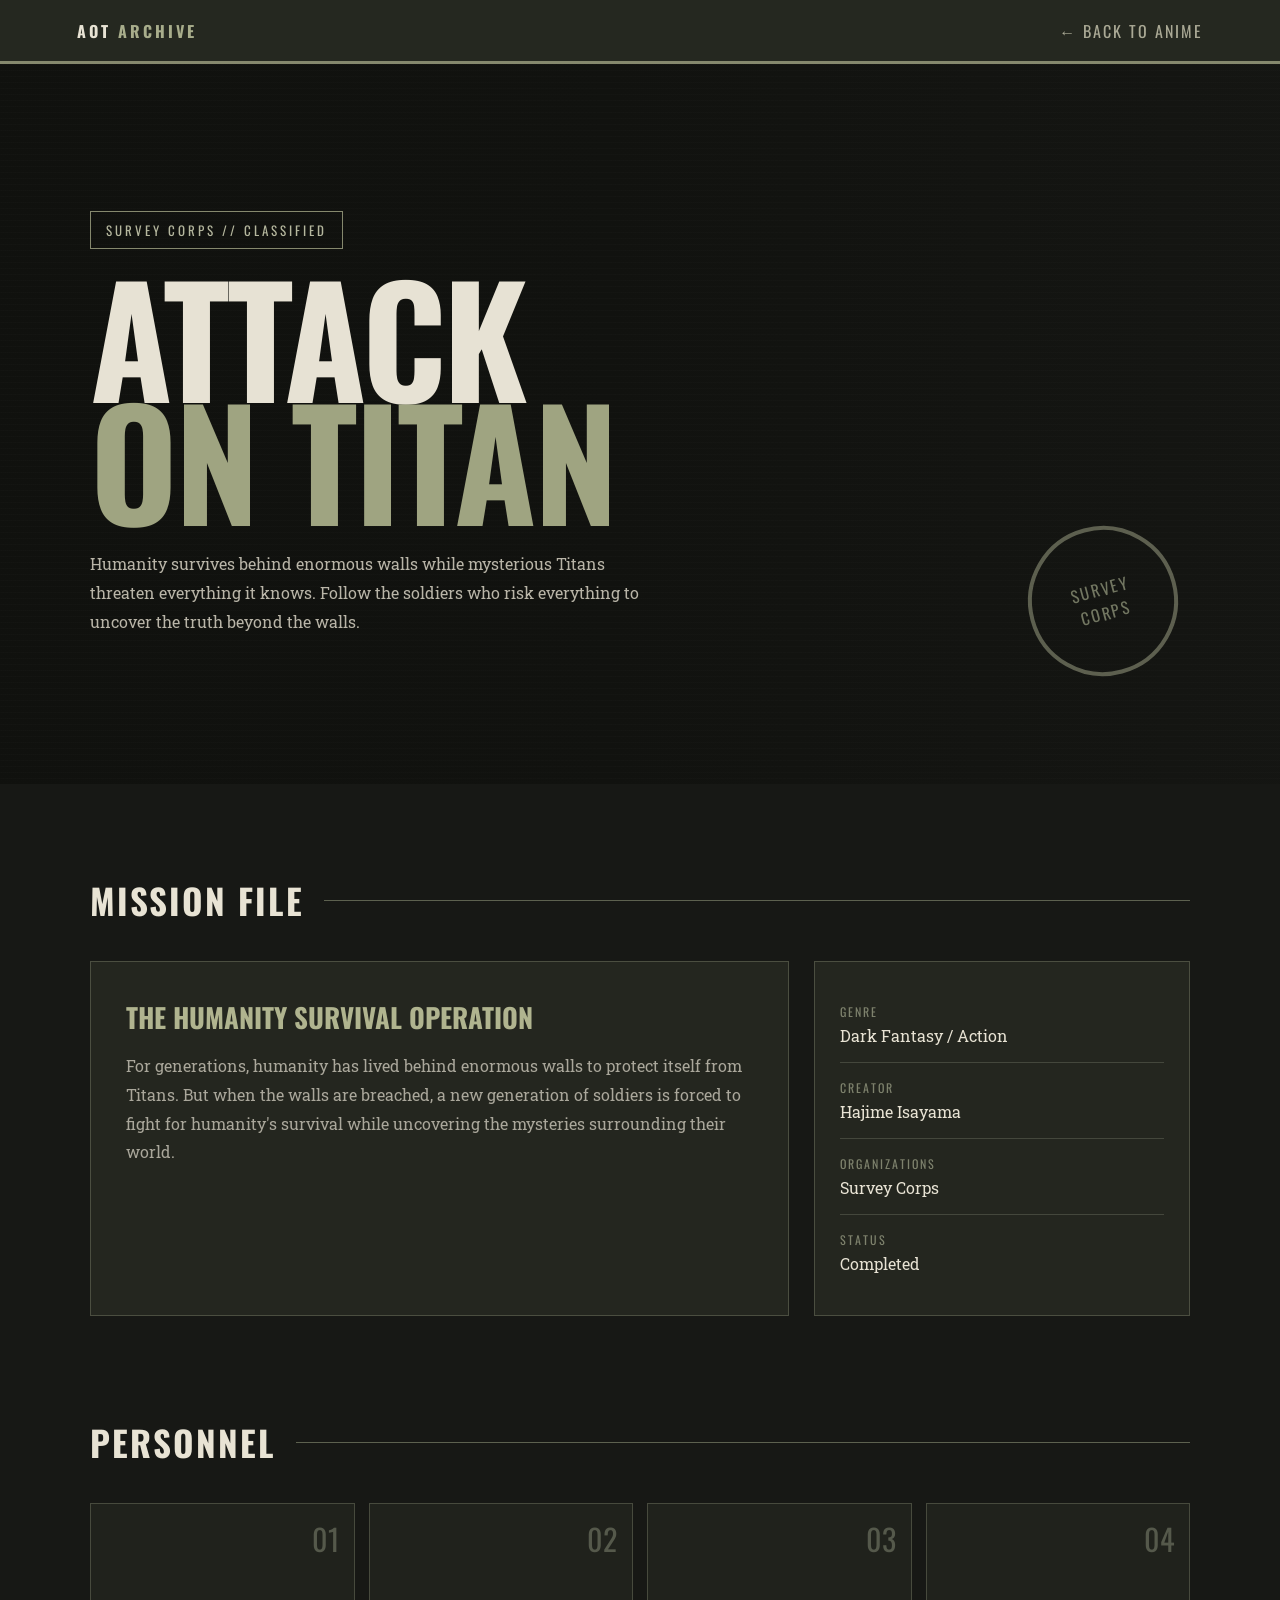
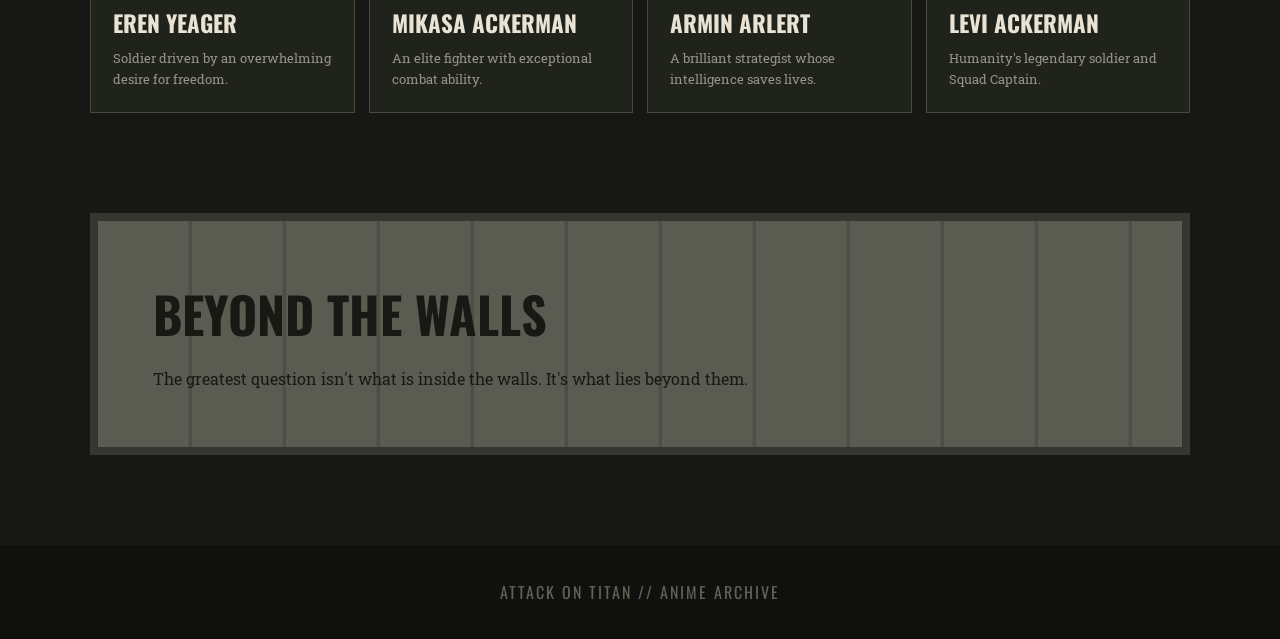
<file: Popular Anime/attackontitan.html>
<!DOCTYPE html>
<html lang="en">
<head>
<meta charset="UTF-8">
<meta name="viewport" content="width=device-width, initial-scale=1.0">

<title>Attack on Titan — Archive</title>

<style>
@import url('https://fonts.googleapis.com/css2?family=Oswald:wght@400;500;600;700&family=Roboto+Slab:wght@400;700&display=swap');

* {
    margin: 0;
    padding: 0;
    box-sizing: border-box;
}

body {
    background: #171815;
    color: #e8e3d4;
    font-family: 'Roboto Slab', serif;
}

/* =========================
   TOP BAR
========================= */

.topbar {
    height: 64px;
    background: #252820;
    border-bottom: 3px solid #85886d;
    display: flex;
    align-items: center;
    justify-content: space-between;
    padding: 0 6%;
}

.logo {
    font-family: 'Oswald', sans-serif;
    font-weight: 700;
    letter-spacing: 3px;
}

.logo span {
    color: #a8ad8b;
}

.topbar a {
    color: #aaa995;
    text-decoration: none;
    font-family: 'Oswald', sans-serif;
    letter-spacing: 2px;
}

/* =========================
   HERO
========================= */

.hero {
    min-height: 720px;
    position: relative;
    display: flex;
    align-items: center;
    overflow: hidden;

    background:
        linear-gradient(
            90deg,
            rgba(16,17,14,.98) 0%,
            rgba(16,17,14,.88) 45%,
            rgba(16,17,14,.35) 100%
        ),
        url("https://images.unsplash.com/photo-1500530855697-b586d89ba3ee?auto=format&fit=crop&w=2000&q=80");

    background-size: cover;
    background-position: center;
}

.hero::after {
    content: "";
    position: absolute;
    inset: 0;

    background:
        repeating-linear-gradient(
            0deg,
            transparent 0px,
            transparent 5px,
            rgba(255,255,255,.025) 6px
        );

    pointer-events: none;
}

.hero-content {
    width: min(1100px, 88%);
    margin: auto;
    position: relative;
    z-index: 2;
}

.military-label {
    display: inline-block;
    border: 1px solid #85886d;
    padding: 8px 15px;

    font-family: 'Oswald', sans-serif;
    letter-spacing: 3px;
    font-size: 13px;

    color: #b5b79e;
}

h1 {
    margin-top: 25px;

    font-family: 'Oswald', sans-serif;
    font-size: clamp(70px, 12vw, 150px);
    line-height: .82;
    text-transform: uppercase;
    letter-spacing: -3px;
}

.hero-title {
    color: #e7e2d4;
}

.hero-title span {
    color: #9fa481;
}

.hero-description {
    max-width: 570px;
    margin-top: 30px;

    color: #b9b5a8;
    line-height: 1.8;
    font-size: 16px;
}

/* =========================
   MILITARY STAMP
========================= */

.stamp {
    position: absolute;
    right: 8%;
    bottom: 15%;

    width: 150px;
    height: 150px;

    border: 4px solid rgba(165,170,140,.5);
    border-radius: 50%;

    display: flex;
    align-items: center;
    justify-content: center;

    transform: rotate(-15deg);

    color: rgba(165,170,140,.65);
    font-family: 'Oswald', sans-serif;
    text-align: center;
    letter-spacing: 2px;
}

/* =========================
   MAIN
========================= */

main {
    width: min(1100px, 88%);
    margin: auto;
    padding: 90px 0;
}

.section-heading {
    display: flex;
    align-items: center;
    gap: 20px;

    margin-bottom: 35px;
}

.section-heading h2 {
    font-family: 'Oswald', sans-serif;
    text-transform: uppercase;
    letter-spacing: 2px;
    font-size: 35px;
}

.section-line {
    height: 1px;
    flex: 1;
    background: #5d614f;
}

/* =========================
   DOSSIER
========================= */

.dossier {
    display: grid;
    grid-template-columns: 1.3fr .7fr;
    gap: 25px;
}

.dossier-main,
.dossier-side {
    background: #24261f;
    border: 1px solid #4b4e40;
}

.dossier-main {
    padding: 35px;
}

.dossier-main h3 {
    font-family: 'Oswald', sans-serif;
    color: #b0b48f;
    font-size: 27px;
    margin-bottom: 15px;
}

.dossier-main p {
    color: #aaa79b;
    line-height: 1.8;
}

.dossier-side {
    padding: 25px;
}

.stat {
    border-bottom: 1px solid #44473c;
    padding: 16px 0;
}

.stat:last-child {
    border-bottom: none;
}

.stat-label {
    color: #7e826d;
    font-family: 'Oswald', sans-serif;
    text-transform: uppercase;
    font-size: 12px;
    letter-spacing: 2px;
}

.stat-value {
    margin-top: 5px;
}

/* =========================
   CHARACTERS
========================= */

.characters {
    margin-top: 100px;
}

.character-grid {
    display: grid;
    grid-template-columns: repeat(4, 1fr);
    gap: 14px;
}

.character {
    min-height: 210px;

    padding: 22px;

    background: #20221c;
    border: 1px solid #474a3d;

    position: relative;
    overflow: hidden;

    transition: .3s;
}

.character:hover {
    transform: translateY(-7px);
    border-color: #a1a682;
}

.character-number {
    position: absolute;
    top: 12px;
    right: 15px;

    font-family: 'Oswald', sans-serif;
    color: #55594b;
    font-size: 30px;
}

.character h3 {
    margin-top: 80px;
    font-family: 'Oswald', sans-serif;
    font-size: 23px;
}

.character p {
    margin-top: 8px;
    color: #969489;
    font-size: 13px;
    line-height: 1.6;
}

/* =========================
   WALL SECTION
========================= */

.wall {
    margin-top: 100px;
    padding: 55px;

    background:
        repeating-linear-gradient(
            90deg,
            #5b5c51 0px,
            #5b5c51 90px,
            #4d4e45 91px,
            #4d4e45 94px
        );

    color: #181914;

    border: 8px solid #35362f;
}

.wall h2 {
    font-family: 'Oswald', sans-serif;
    text-transform: uppercase;
    font-size: 50px;
}

.wall p {
    max-width: 600px;
    margin-top: 15px;
    line-height: 1.7;
}

/* =========================
   FOOTER
========================= */

footer {
    padding: 35px;
    text-align: center;

    background: #10110f;
    color: #5f6255;

    font-family: 'Oswald', sans-serif;
    letter-spacing: 2px;
}

/* =========================
   MOBILE
========================= */

@media (max-width: 800px) {

    .stamp {
        display: none;
    }

    .dossier {
        grid-template-columns: 1fr;
    }

    .character-grid {
        grid-template-columns: repeat(2, 1fr);
    }
}

@media (max-width: 500px) {

    .character-grid {
        grid-template-columns: 1fr;
    }

    .wall {
        padding: 30px;
    }
}
</style>
</head>

<body>

<div class="topbar">

    <div class="logo">
        AOT <span>ARCHIVE</span>
    </div>

    <a href="../../index.html">← BACK TO ANIME</a>

</div>


<section class="hero">

    <div class="hero-content">

        <div class="military-label">
            SURVEY CORPS // CLASSIFIED
        </div>

        <h1 class="hero-title">
            ATTACK<br>
            <span>ON TITAN</span>
        </h1>

        <p class="hero-description">
            Humanity survives behind enormous walls while mysterious
            Titans threaten everything it knows. Follow the soldiers
            who risk everything to uncover the truth beyond the walls.
        </p>

    </div>

    <div class="stamp">
        SURVEY<br>
        CORPS
    </div>

</section>


<main>

    <div class="section-heading">
        <h2>Mission File</h2>
        <div class="section-line"></div>
    </div>


    <section class="dossier">

        <div class="dossier-main">

            <h3>THE HUMANITY SURVIVAL OPERATION</h3>

            <p>
                For generations, humanity has lived behind enormous walls
                to protect itself from Titans. But when the walls are
                breached, a new generation of soldiers is forced to fight
                for humanity's survival while uncovering the mysteries
                surrounding their world.
            </p>

        </div>


        <div class="dossier-side">

            <div class="stat">
                <div class="stat-label">Genre</div>
                <div class="stat-value">Dark Fantasy / Action</div>
            </div>

            <div class="stat">
                <div class="stat-label">Creator</div>
                <div class="stat-value">Hajime Isayama</div>
            </div>

            <div class="stat">
                <div class="stat-label">Organizations</div>
                <div class="stat-value">Survey Corps</div>
            </div>

            <div class="stat">
                <div class="stat-label">Status</div>
                <div class="stat-value">Completed</div>
            </div>

        </div>

    </section>


    <section class="characters">

        <div class="section-heading">
            <h2>Personnel</h2>
            <div class="section-line"></div>
        </div>


        <div class="character-grid">

            <div class="character">
                <div class="character-number">01</div>
                <h3>EREN YEAGER</h3>
                <p>Soldier driven by an overwhelming desire for freedom.</p>
            </div>

            <div class="character">
                <div class="character-number">02</div>
                <h3>MIKASA ACKERMAN</h3>
                <p>An elite fighter with exceptional combat ability.</p>
            </div>

            <div class="character">
                <div class="character-number">03</div>
                <h3>ARMIN ARLERT</h3>
                <p>A brilliant strategist whose intelligence saves lives.</p>
            </div>

            <div class="character">
                <div class="character-number">04</div>
                <h3>LEVI ACKERMAN</h3>
                <p>Humanity's legendary soldier and Squad Captain.</p>
            </div>

        </div>

    </section>


    <section class="wall">

        <h2>Beyond the Walls</h2>

        <p>
            The greatest question isn't what is inside the walls.
            It's what lies beyond them.
        </p>

    </section>

</main>


<footer>
    ATTACK ON TITAN // ANIME ARCHIVE
</footer>

</body>
</html>
</file>
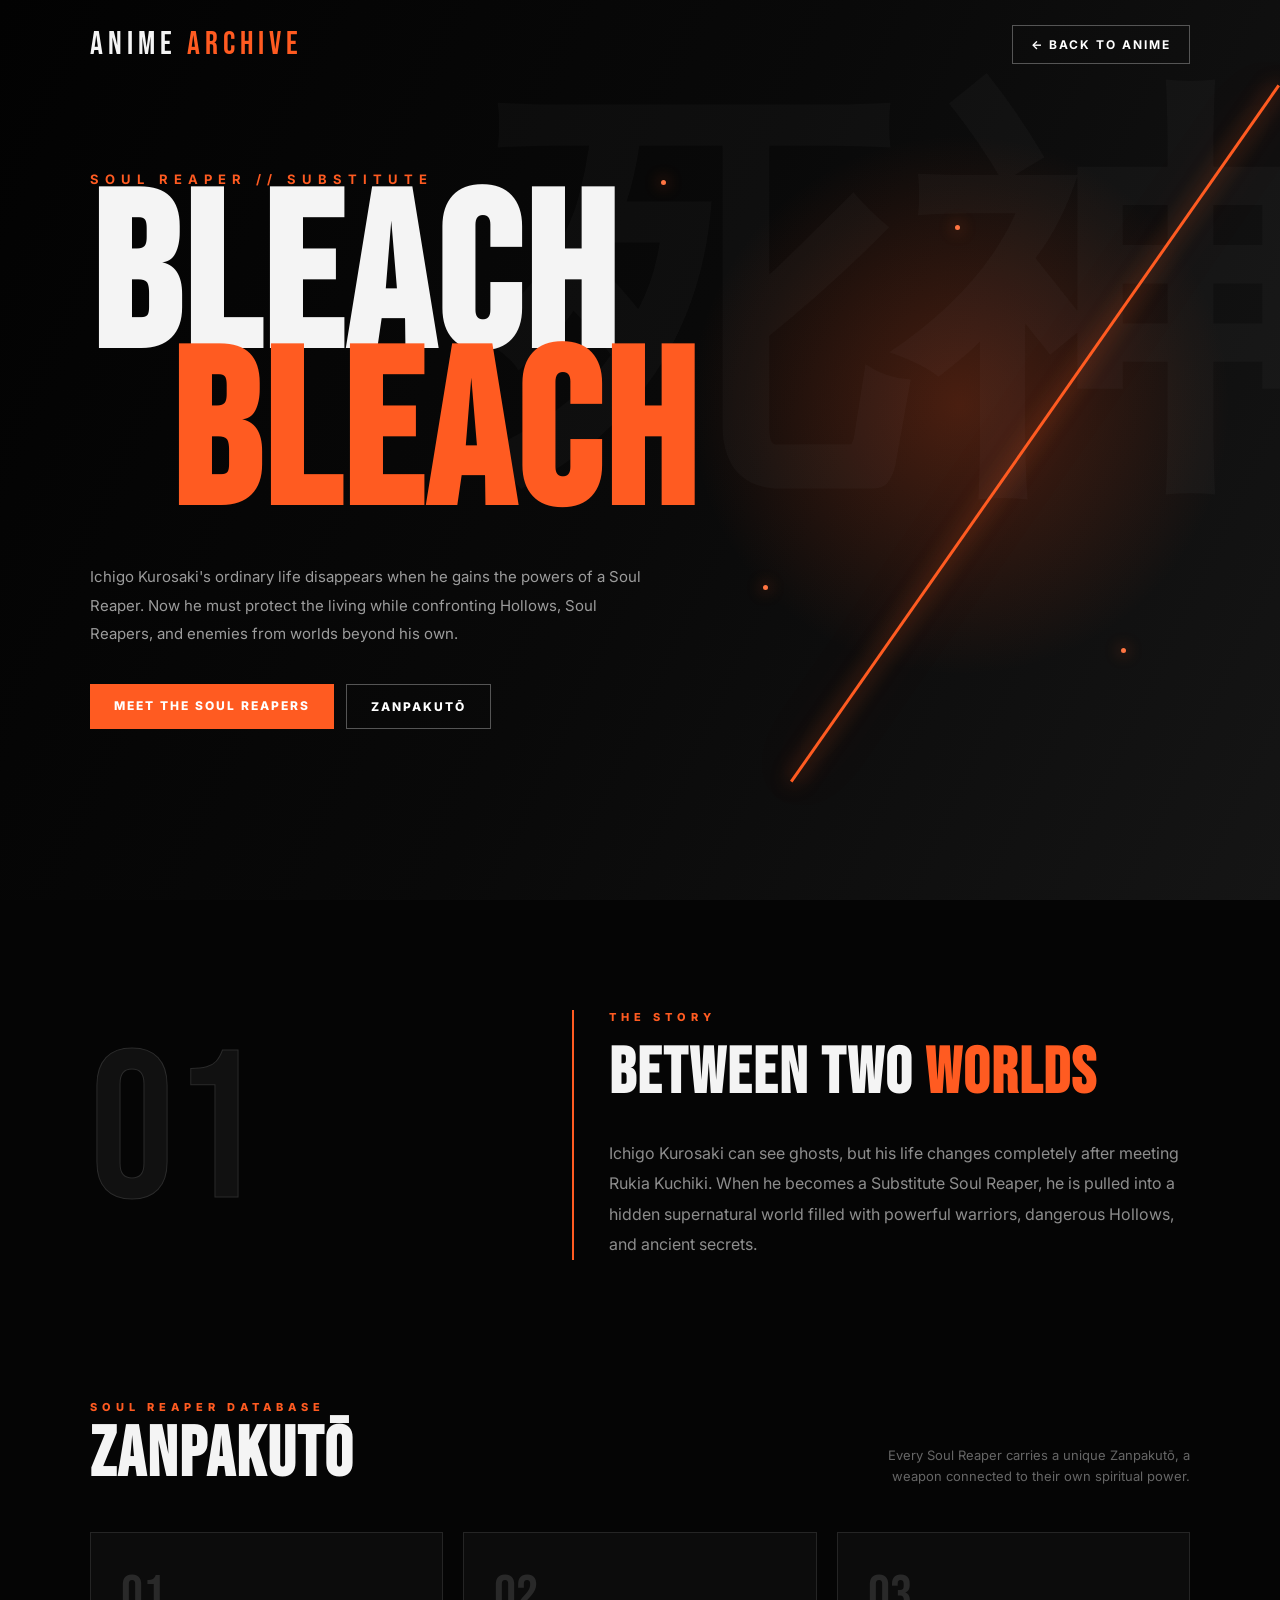
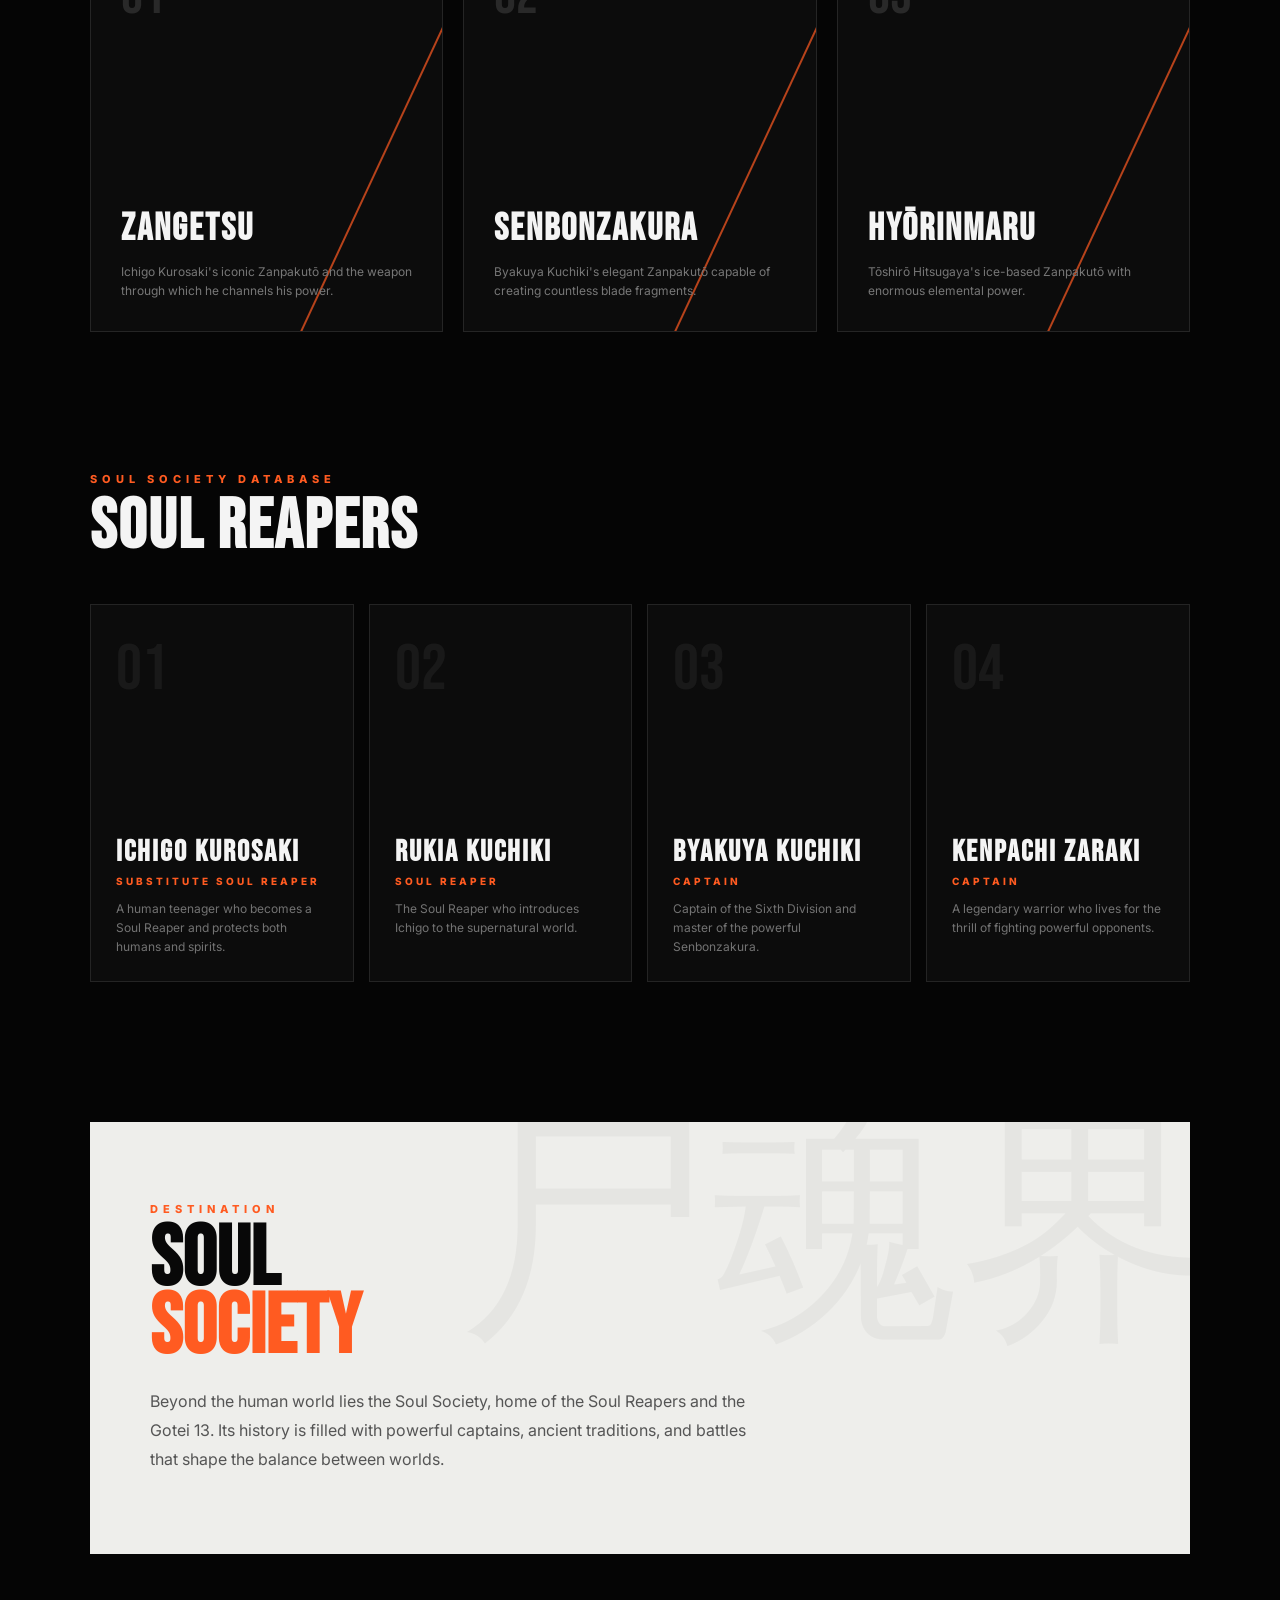
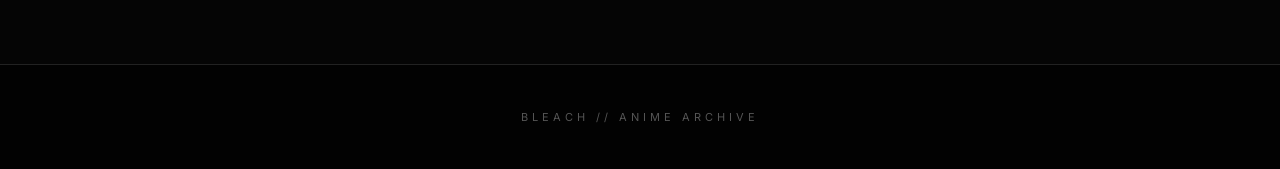
<file: Popular Anime/bleach/bleach.html>
<!DOCTYPE html>
<html lang="en">
<head>
<meta charset="UTF-8">
<meta name="viewport" content="width=device-width, initial-scale=1.0">

<title>Bleach | Anime Archive</title>

<style>
@import url('https://fonts.googleapis.com/css2?family=Bebas+Neue&family=Inter:wght@400;500;600;700;800&display=swap');

* {
    margin: 0;
    padding: 0;
    box-sizing: border-box;
}

html {
    scroll-behavior: smooth;
}

body {
    background: #050505;
    color: #f4f4f4;
    font-family: 'Inter', sans-serif;
    overflow-x: hidden;
}

/* =====================================================
   NAVIGATION
===================================================== */

.navbar {
    position: absolute;
    top: 0;
    left: 0;

    width: 100%;

    padding: 25px 7%;

    display: flex;
    justify-content: space-between;
    align-items: center;

    z-index: 50;
}

.logo {
    font-family: 'Bebas Neue', sans-serif;

    font-size: 32px;

    letter-spacing: 5px;
}

.logo span {
    color: #ff5b21;
}

.back-button {
    text-decoration: none;

    color: white;

    font-size: 12px;
    font-weight: 700;

    letter-spacing: 2px;

    padding: 11px 18px;

    border: 1px solid #555;

    transition: .3s;
}

.back-button:hover {
    background: #ff5b21;
    border-color: #ff5b21;
}

/* =====================================================
   HERO
===================================================== */

.hero {
    min-height: 900px;

    position: relative;

    display: flex;
    align-items: center;

    overflow: hidden;

    background:
        radial-gradient(
            circle at 75% 45%,
            rgba(255, 82, 25, .25),
            transparent 25%
        ),
        linear-gradient(
            115deg,
            #020202 0%,
            #090909 50%,
            #151515 100%
        );
}

/* Huge Japanese-style background text */

.hero::before {
    content: "死神";

    position: absolute;

    right: -40px;
    top: 80px;

    font-size: 420px;

    font-weight: 900;

    color: rgba(255,255,255,.025);

    line-height: 1;

    pointer-events: none;
}

/* Orange diagonal slash */

.hero::after {
    content: "";

    position: absolute;

    width: 850px;
    height: 3px;

    background: #ff5b21;

    right: -180px;
    top: 48%;

    transform: rotate(-55deg);

    box-shadow:
        0 0 20px rgba(255,91,33,.8),
        0 0 60px rgba(255,91,33,.3);
}

/* =====================================================
   SPIRIT PARTICLES
===================================================== */

.spirit {
    position: absolute;

    width: 5px;
    height: 5px;

    border-radius: 50%;

    background: #ff7542;

    box-shadow: 0 0 15px #ff5b21;

    animation: float 5s infinite ease-in-out;
}

.s1 {
    right: 25%;
    top: 25%;
}

.s2 {
    right: 40%;
    top: 65%;

    animation-delay: 1s;
}

.s3 {
    right: 12%;
    top: 72%;

    animation-delay: 2s;
}

.s4 {
    right: 48%;
    top: 20%;

    animation-delay: 3s;
}

@keyframes float {

    0%,100% {
        transform: translateY(0);
        opacity: .3;
    }

    50% {
        transform: translateY(-35px);
        opacity: 1;
    }
}

/* =====================================================
   HERO CONTENT
===================================================== */

.hero-content {
    width: min(1200px, 86%);

    margin: auto;

    position: relative;

    z-index: 10;
}

.hero-label {
    color: #ff5b21;

    font-size: 13px;

    letter-spacing: 6px;

    font-weight: 700;
}

.hero h1 {
    margin-top: 18px;

    font-family: 'Bebas Neue', sans-serif;

    font-size: clamp(110px, 17vw, 230px);

    line-height: .72;

    letter-spacing: 4px;

    text-transform: uppercase;
}

.hero h1 span {
    color: #ff5b21;

    display: block;

    margin-left: 80px;
}

.hero-description {
    max-width: 570px;

    margin-top: 45px;

    color: #9c9c9c;

    font-size: 15px;

    line-height: 1.9;
}

.hero-buttons {
    display: flex;

    gap: 12px;

    margin-top: 35px;
}

.hero-buttons a {
    text-decoration: none;

    padding: 14px 24px;

    font-size: 12px;

    font-weight: 800;

    letter-spacing: 2px;

    transition: .3s;
}

.primary {
    background: #ff5b21;

    color: white;
}

.primary:hover {
    background: #ff7845;

    transform: translateY(-3px);
}

.secondary {
    border: 1px solid #555;

    color: white;
}

.secondary:hover {
    border-color: #ff5b21;

    color: #ff5b21;
}

/* =====================================================
   MAIN
===================================================== */

main {
    width: min(1200px, 86%);

    margin: auto;

    padding: 110px 0;
}

/* =====================================================
   SECTION TITLES
===================================================== */

.section-label {
    color: #ff5b21;

    font-size: 11px;

    font-weight: 800;

    letter-spacing: 5px;

    margin-bottom: 10px;
}

.section-title {
    font-family: 'Bebas Neue', sans-serif;

    font-size: 70px;

    letter-spacing: 2px;

    line-height: .9;
}

/* =====================================================
   STORY SECTION
===================================================== */

.story {
    display: grid;

    grid-template-columns: .8fr 1.2fr;

    gap: 70px;

    align-items: center;
}

.story-number {
    font-family: 'Bebas Neue', sans-serif;

    font-size: 210px;

    line-height: .7;

    color: #111;

    -webkit-text-stroke: 1px #2b2b2b;
}

.story-content {
    border-left: 2px solid #ff5b21;

    padding-left: 35px;
}

.story-content h2 {
    font-family: 'Bebas Neue', sans-serif;

    font-size: 65px;

    letter-spacing: 2px;
}

.story-content h2 span {
    color: #ff5b21;
}

.story-content p {
    margin-top: 25px;

    color: #8d8d8d;

    line-height: 1.9;
}

/* =====================================================
   ZANPAKUTO SECTION
===================================================== */

.zanpakuto {
    margin-top: 140px;
}

.zanpakuto-header {
    display: flex;

    justify-content: space-between;

    align-items: end;

    margin-bottom: 45px;
}

.zanpakuto-header p {
    color: #666;

    max-width: 350px;

    font-size: 13px;

    line-height: 1.6;

    text-align: right;
}

/* Weapon cards */

.weapon-grid {
    display: grid;

    grid-template-columns: repeat(3, 1fr);

    gap: 20px;
}

.weapon {
    height: 400px;

    position: relative;

    overflow: hidden;

    padding: 30px;

    background: #0c0c0c;

    border: 1px solid #252525;

    transition: .4s;
}

.weapon::before {
    content: "";

    position: absolute;

    width: 2px;
    height: 450px;

    background: #ff5b21;

    right: 45px;
    top: -30px;

    transform: rotate(25deg);

    opacity: .7;
}

.weapon:hover {
    transform: translateY(-8px);

    border-color: #ff5b21;

    box-shadow:
        0 20px 50px rgba(0,0,0,.6),
        0 0 30px rgba(255,91,33,.08);
}

.weapon-number {
    font-family: 'Bebas Neue', sans-serif;

    font-size: 55px;

    color: #292929;
}

.weapon h3 {
    position: absolute;

    bottom: 80px;

    left: 30px;

    font-family: 'Bebas Neue', sans-serif;

    font-size: 38px;

    letter-spacing: 2px;
}

.weapon p {
    position: absolute;

    bottom: 30px;

    left: 30px;

    right: 30px;

    color: #777;

    font-size: 12px;

    line-height: 1.6;
}

/* =====================================================
   CHARACTER SECTION
===================================================== */

.characters {
    margin-top: 140px;
}

.character-grid {
    margin-top: 45px;

    display: grid;

    grid-template-columns: repeat(4, 1fr);

    gap: 15px;
}

.character {
    min-height: 350px;

    position: relative;

    background: #0c0c0c;

    border: 1px solid #242424;

    padding: 25px;

    overflow: hidden;

    transition: .35s;
}

.character:hover {
    border-color: #ff5b21;

    transform: translateY(-8px);
}

.character::after {
    content: "";

    position: absolute;

    width: 100%;

    height: 2px;

    background: #ff5b21;

    bottom: 0;

    left: -100%;

    transition: .4s;
}

.character:hover::after {
    left: 0;
}

.character-number {
    font-family: 'Bebas Neue', sans-serif;

    font-size: 65px;

    color: #191919;
}

.character h3 {
    margin-top: 125px;

    font-family: 'Bebas Neue', sans-serif;

    font-size: 30px;

    letter-spacing: 2px;
}

.character .role {
    margin-top: 5px;

    color: #ff5b21;

    font-size: 10px;

    font-weight: 800;

    letter-spacing: 3px;
}

.character p {
    margin-top: 12px;

    color: #737373;

    font-size: 12px;

    line-height: 1.6;
}

/* =====================================================
   SOUL SOCIETY
===================================================== */

.soul-society {
    margin-top: 140px;

    padding: 80px 60px;

    position: relative;

    overflow: hidden;

    background: #eeeeeb;

    color: #080808;
}

.soul-society::before {
    content: "尸魂界";

    position: absolute;

    right: -20px;

    top: -60px;

    font-size: 250px;

    color: rgba(0,0,0,.035);
}

.soul-society .section-label {
    color: #ff5b21;
}

.soul-society h2 {
    position: relative;

    font-family: 'Bebas Neue', sans-serif;

    font-size: 85px;

    line-height: .8;
}

.soul-society h2 span {
    color: #ff5b21;
}

.soul-society p {
    position: relative;

    max-width: 600px;

    margin-top: 25px;

    color: #555;

    line-height: 1.8;
}

/* =====================================================
   FOOTER
===================================================== */

footer {
    padding: 45px;

    text-align: center;

    background: #020202;

    border-top: 1px solid #222;

    color: #555;

    font-size: 11px;

    letter-spacing: 4px;
}

/* =====================================================
   RESPONSIVE
===================================================== */

@media (max-width: 900px) {

    .story {
        grid-template-columns: 1fr;
    }

    .story-number {
        display: none;
    }

    .weapon-grid {
        grid-template-columns: 1fr;
    }

    .character-grid {
        grid-template-columns: repeat(2, 1fr);
    }

    .hero h1 span {
        margin-left: 20px;
    }

    .hero::after {
        opacity: .3;
    }
}

@media (max-width: 600px) {

    .navbar {
        padding: 20px;
    }

    .hero {
        min-height: 750px;
    }

    .hero h1 {
        font-size: 90px;
    }

    .hero h1 span {
        margin-left: 0;
    }

    .hero-description {
        margin-top: 30px;
    }

    .story-content h2 {
        font-size: 50px;
    }

    .character-grid {
        grid-template-columns: 1fr;
    }

    .soul-society {
        padding: 50px 30px;
    }

    .soul-society h2 {
        font-size: 60px;
    }

    .zanpakuto-header {
        display: block;
    }

    .zanpakuto-header p {
        margin-top: 20px;
        text-align: left;
    }
}
</style>
</head>

<body>

<!-- =====================================================
     NAVIGATION
===================================================== -->

<nav class="navbar">

    <div class="logo">
        ANIME <span>ARCHIVE</span>
    </div>

    <a
        href="../../index.html"
        class="back-button">
        ← BACK TO ANIME
    </a>

</nav>


<!-- =====================================================
     HERO
===================================================== -->

<section class="hero">

    <div class="spirit s1"></div>
    <div class="spirit s2"></div>
    <div class="spirit s3"></div>
    <div class="spirit s4"></div>


    <div class="hero-content">

        <div class="hero-label">
            SOUL REAPER // SUBSTITUTE
        </div>

        <h1>
            BLEACH
            <span>BLEACH</span>
        </h1>

        <p class="hero-description">
            Ichigo Kurosaki's ordinary life disappears when he gains
            the powers of a Soul Reaper. Now he must protect the living
            while confronting Hollows, Soul Reapers, and enemies from
            worlds beyond his own.
        </p>


        <div class="hero-buttons">

            <a
                href="#characters"
                class="primary">
                MEET THE SOUL REAPERS
            </a>

            <a
                href="#zanpakuto"
                class="secondary">
                ZANPAKUTŌ
            </a>

        </div>

    </div>

</section>


<!-- =====================================================
     MAIN
===================================================== -->

<main>


    <!-- STORY -->

    <section class="story">

        <div class="story-number">
            01
        </div>


        <div class="story-content">

            <div class="section-label">
                THE STORY
            </div>

            <h2>
                BETWEEN TWO <span>WORLDS</span>
            </h2>

            <p>
                Ichigo Kurosaki can see ghosts, but his life changes
                completely after meeting Rukia Kuchiki. When he becomes
                a Substitute Soul Reaper, he is pulled into a hidden
                supernatural world filled with powerful warriors,
                dangerous Hollows, and ancient secrets.
            </p>

        </div>

    </section>


    <!-- ZANPAKUTO -->

    <section
        class="zanpakuto"
        id="zanpakuto">

        <div class="zanpakuto-header">

            <div>

                <div class="section-label">
                    SOUL REAPER DATABASE
                </div>

                <h2 class="section-title">
                    ZANPAKUTŌ
                </h2>

            </div>

            <p>
                Every Soul Reaper carries a unique Zanpakutō,
                a weapon connected to their own spiritual power.
            </p>

        </div>


        <div class="weapon-grid">


            <div class="weapon">

                <div class="weapon-number">
                    01
                </div>

                <h3>ZANGETSU</h3>

                <p>
                    Ichigo Kurosaki's iconic Zanpakutō and
                    the weapon through which he channels his power.
                </p>

            </div>


            <div class="weapon">

                <div class="weapon-number">
                    02
                </div>

                <h3>SENBONZAKURA</h3>

                <p>
                    Byakuya Kuchiki's elegant Zanpakutō
                    capable of creating countless blade fragments.
                </p>

            </div>


            <div class="weapon">

                <div class="weapon-number">
                    03
                </div>

                <h3>HYŌRINMARU</h3>

                <p>
                    Tōshirō Hitsugaya's ice-based Zanpakutō
                    with enormous elemental power.
                </p>

            </div>


        </div>

    </section>


    <!-- CHARACTERS -->

    <section
        class="characters"
        id="characters">

        <div class="section-label">
            SOUL SOCIETY DATABASE
        </div>

        <h2 class="section-title">
            SOUL REAPERS
        </h2>


        <div class="character-grid">


            <div class="character">

                <div class="character-number">
                    01
                </div>

                <h3>ICHIGO KUROSAKI</h3>

                <div class="role">
                    SUBSTITUTE SOUL REAPER
                </div>

                <p>
                    A human teenager who becomes a Soul Reaper
                    and protects both humans and spirits.
                </p>

            </div>


            <div class="character">

                <div class="character-number">
                    02
                </div>

                <h3>RUKIA KUCHIKI</h3>

                <div class="role">
                    SOUL REAPER
                </div>

                <p>
                    The Soul Reaper who introduces Ichigo
                    to the supernatural world.
                </p>

            </div>


            <div class="character">

                <div class="character-number">
                    03
                </div>

                <h3>BYAKUYA KUCHIKI</h3>

                <div class="role">
                    CAPTAIN
                </div>

                <p>
                    Captain of the Sixth Division and master
                    of the powerful Senbonzakura.
                </p>

            </div>


            <div class="character">

                <div class="character-number">
                    04
                </div>

                <h3>KENPACHI ZARAKI</h3>

                <div class="role">
                    CAPTAIN
                </div>

                <p>
                    A legendary warrior who lives for the
                    thrill of fighting powerful opponents.
                </p>

            </div>


        </div>

    </section>


    <!-- SOUL SOCIETY -->

    <section class="soul-society">

        <div class="section-label">
            DESTINATION
        </div>

        <h2>
            SOUL<br>
            <span>SOCIETY</span>
        </h2>

        <p>
            Beyond the human world lies the Soul Society,
            home of the Soul Reapers and the Gotei 13.
            Its history is filled with powerful captains,
            ancient traditions, and battles that shape
            the balance between worlds.
        </p>

    </section>


</main>


<footer>

    BLEACH // ANIME ARCHIVE

</footer>

</body>
</html>
</file>
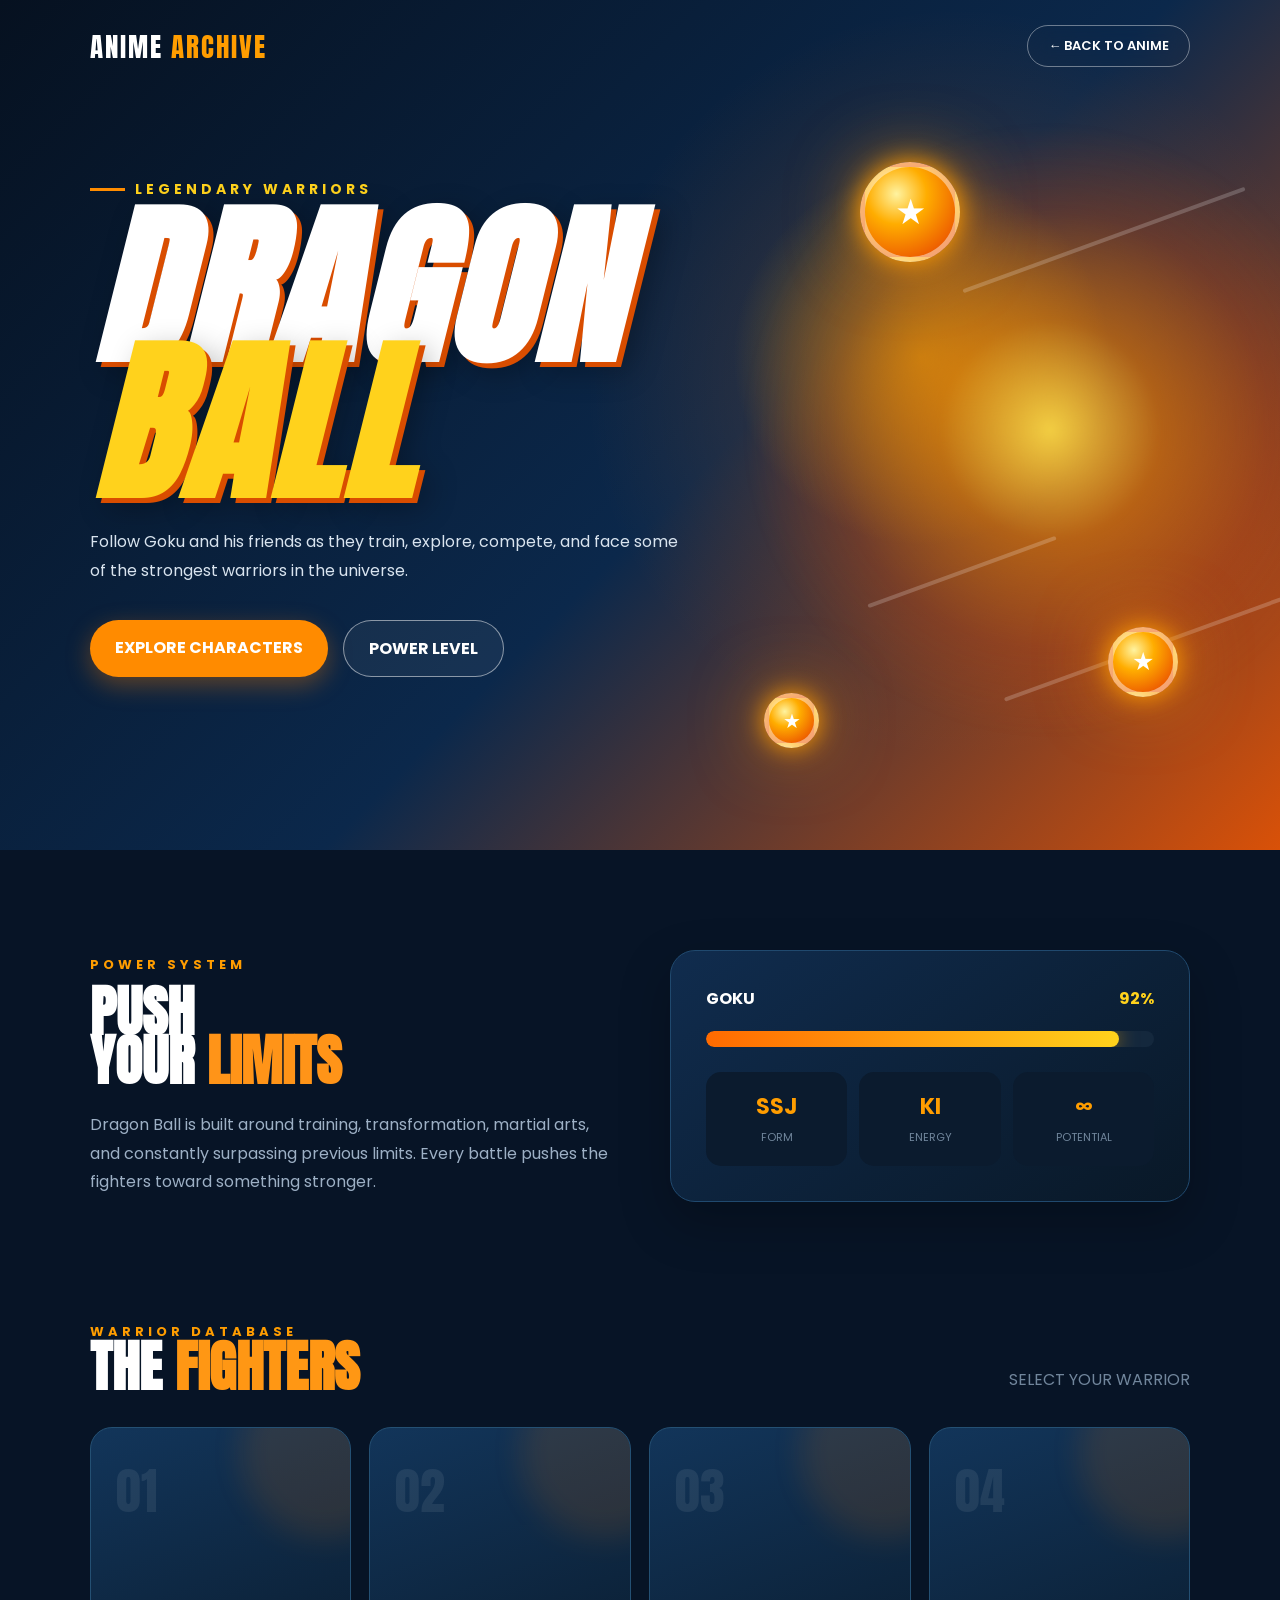
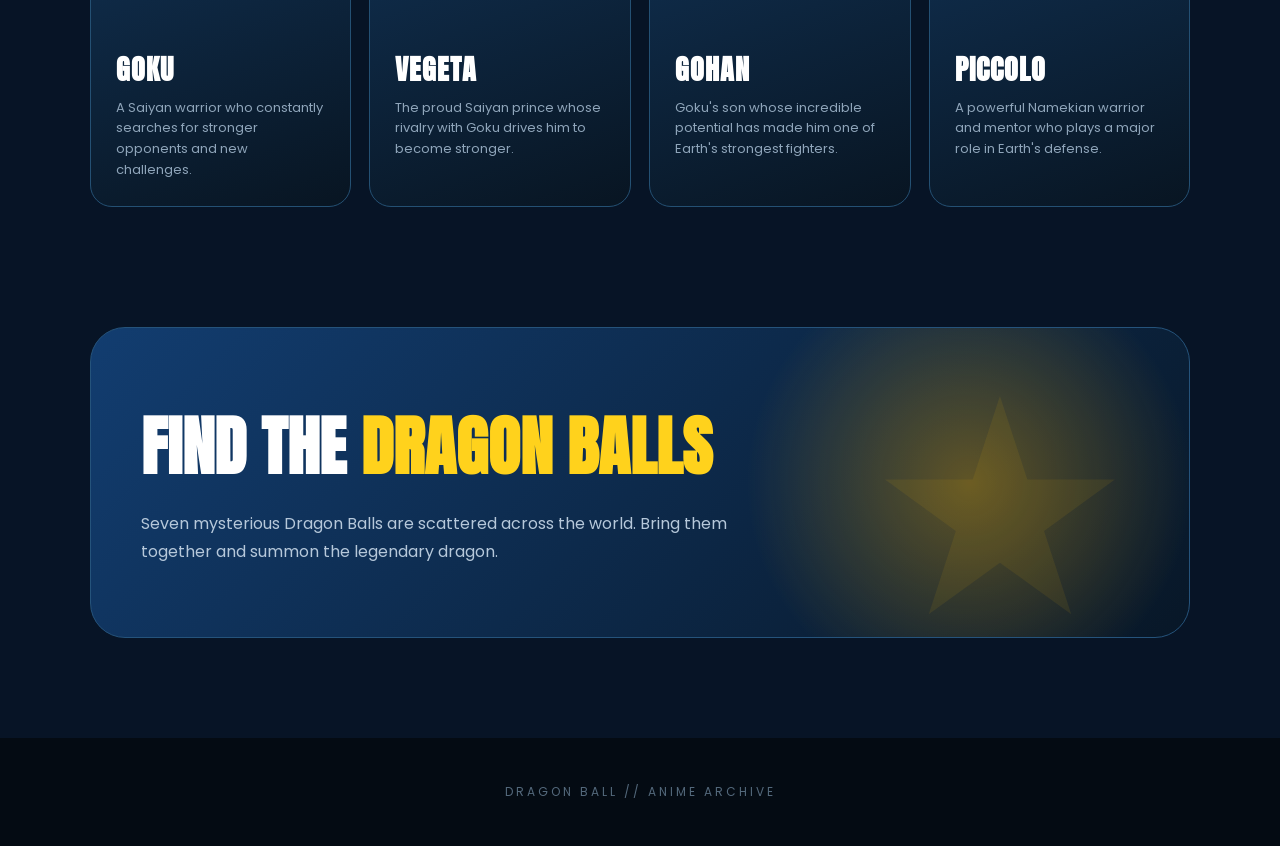
<file: Popular Anime/dragonball/dragonball.html>
<!DOCTYPE html>
<html lang="en">
<head>
<meta charset="UTF-8">
<meta name="viewport" content="width=device-width, initial-scale=1.0">

<title>Dragon Ball | Anime Archive</title>

<style>
@import url('https://fonts.googleapis.com/css2?family=Anton&family=Poppins:wght@400;500;600;700;800&display=swap');

* {
    margin: 0;
    padding: 0;
    box-sizing: border-box;
}

html {
    scroll-behavior: smooth;
}

body {
    background: #071426;
    color: white;
    font-family: 'Poppins', sans-serif;
    overflow-x: hidden;
}

/* =========================
   NAVBAR
========================= */

.navbar {
    position: absolute;
    top: 0;
    left: 0;
    width: 100%;

    padding: 25px 7%;

    display: flex;
    justify-content: space-between;
    align-items: center;

    z-index: 20;
}

.logo {
    font-family: 'Anton', sans-serif;
    font-size: 27px;
    letter-spacing: 2px;
}

.logo span {
    color: #ff9d00;
}

.nav-button {
    padding: 10px 20px;

    border: 1px solid rgba(255,255,255,.4);
    border-radius: 30px;

    color: white;
    text-decoration: none;

    font-size: 13px;
    font-weight: 600;

    backdrop-filter: blur(10px);
}

/* =========================
   HERO
========================= */

.hero {
    min-height: 850px;

    position: relative;
    overflow: hidden;

    display: flex;
    align-items: center;

    background:
        radial-gradient(
            circle at 72% 42%,
            rgba(255, 178, 0, .55),
            transparent 18%
        ),
        radial-gradient(
            circle at 75% 45%,
            rgba(255, 106, 0, .25),
            transparent 35%
        ),
        linear-gradient(
            135deg,
            #061120,
            #0b284b 55%,
            #d95108
        );
}

/* Large energy circle */

.energy {
    position: absolute;

    width: 620px;
    height: 620px;

    right: -80px;
    top: 120px;

    border-radius: 50%;

    background:
        radial-gradient(
            circle,
            rgba(255,220,70,.9) 0%,
            rgba(255,139,0,.45) 25%,
            rgba(255,80,0,.15) 50%,
            transparent 70%
        );

    filter: blur(3px);

    animation: pulse 3s infinite alternate;
}

@keyframes pulse {
    from {
        transform: scale(.95);
    }

    to {
        transform: scale(1.08);
    }
}

/* Dragon Ball */

.dragon-ball {
    position: absolute;

    width: 100px;
    height: 100px;

    border-radius: 50%;

    background:
        radial-gradient(
            circle at 35% 30%,
            #fff3a0,
            #ffad00 35%,
            #ed5b00 80%
        );

    border: 5px solid rgba(255,255,255,.45);

    box-shadow:
        0 0 25px #ff9d00,
        0 0 70px rgba(255,150,0,.7);

    display: flex;
    align-items: center;
    justify-content: center;

    font-size: 35px;

    z-index: 4;
}

.ball-one {
    right: 25%;
    top: 19%;
}

.ball-two {
    right: 8%;
    bottom: 18%;
    width: 70px;
    height: 70px;
    font-size: 25px;
}

.ball-three {
    right: 36%;
    bottom: 12%;
    width: 55px;
    height: 55px;
    font-size: 20px;
}

/* Speed lines */

.speed-line {
    position: absolute;

    height: 4px;

    background: rgba(255,255,255,.2);

    transform: rotate(-20deg);

    border-radius: 20px;
}

.line-one {
    width: 300px;
    right: 2%;
    top: 28%;
}

.line-two {
    width: 200px;
    right: 17%;
    top: 67%;
}

.line-three {
    width: 350px;
    right: -5%;
    top: 75%;
}

/* Hero content */

.hero-content {
    width: min(1200px, 86%);
    margin: auto;

    position: relative;
    z-index: 10;
}

.kicker {
    display: inline-flex;
    align-items: center;
    gap: 10px;

    color: #ffd21c;

    font-weight: 700;
    font-size: 14px;

    letter-spacing: 4px;
}

.kicker::before {
    content: "";
    width: 35px;
    height: 3px;
    background: #ff8c00;
}

.hero h1 {
    margin-top: 20px;

    font-family: 'Anton', sans-serif;

    font-size: clamp(85px, 14vw, 175px);

    line-height: .78;

    text-transform: uppercase;

    letter-spacing: 3px;

    font-style: italic;

    text-shadow:
        5px 5px 0 #d94d00,
        10px 10px 30px rgba(0,0,0,.3);
}

.hero h1 span {
    color: #ffd21c;
}

.hero-description {
    max-width: 600px;

    margin-top: 35px;

    color: #d9e4ef;

    line-height: 1.8;

    font-size: 16px;
}

.hero-buttons {
    display: flex;
    gap: 15px;

    margin-top: 35px;
}

.hero-buttons a {
    padding: 15px 25px;

    border-radius: 30px;

    text-decoration: none;

    font-weight: 700;

    transition: .3s;
}

.primary {
    background: #ff8b00;
    color: white;

    box-shadow: 0 8px 25px rgba(255,130,0,.35);
}

.primary:hover {
    transform: translateY(-4px);
    box-shadow: 0 12px 35px rgba(255,130,0,.55);
}

.secondary {
    border: 1px solid rgba(255,255,255,.5);
    color: white;
    background: rgba(255,255,255,.05);
}

.secondary:hover {
    background: rgba(255,255,255,.15);
}

/* =========================
   MAIN
========================= */

main {
    width: min(1200px, 86%);
    margin: auto;
    padding: 100px 0;
}

/* =========================
   POWER SECTION
========================= */

.power-section {
    display: grid;

    grid-template-columns: 1fr 1fr;

    gap: 60px;

    align-items: center;
}

.section-label {
    color: #ff9d00;

    font-weight: 700;

    letter-spacing: 4px;

    font-size: 13px;
}

.section-title {
    margin-top: 12px;

    font-family: 'Anton', sans-serif;

    font-size: 55px;

    text-transform: uppercase;

    line-height: .9;
}

.section-title span {
    color: #ff9418;
}

.section-text {
    margin-top: 25px;

    color: #9db0c5;

    line-height: 1.8;
}

/* Power meter */

.power-box {
    padding: 35px;

    background:
        linear-gradient(
            145deg,
            #102c4e,
            #091827
        );

    border-radius: 25px;

    border: 1px solid #20496e;

    box-shadow: 0 20px 50px rgba(0,0,0,.25);
}

.power-header {
    display: flex;
    justify-content: space-between;

    margin-bottom: 20px;

    font-weight: 700;
}

.power-number {
    color: #ffd21c;
}

.power-bar {
    height: 16px;

    background: #14283d;

    border-radius: 20px;

    overflow: hidden;
}

.power-fill {
    width: 92%;
    height: 100%;

    background:
        linear-gradient(
            90deg,
            #ff6a00,
            #ffd21c
        );

    border-radius: 20px;

    box-shadow: 0 0 20px rgba(255,170,0,.6);
}

.power-stats {
    display: grid;

    grid-template-columns: repeat(3, 1fr);

    gap: 12px;

    margin-top: 25px;
}

.power-stat {
    background: #0b1b2e;

    padding: 18px;

    border-radius: 15px;

    text-align: center;
}

.power-stat strong {
    display: block;

    color: #ff9d00;

    font-size: 22px;
}

.power-stat span {
    color: #71869c;

    font-size: 11px;

    text-transform: uppercase;
}

/* =========================
   CHARACTER SECTION
========================= */

.characters {
    margin-top: 120px;
}

.character-header {
    display: flex;

    justify-content: space-between;
    align-items: end;

    margin-bottom: 35px;
}

.character-header h2 {
    font-family: 'Anton', sans-serif;

    font-size: 55px;

    text-transform: uppercase;

    line-height: .9;
}

.character-header h2 span {
    color: #ff9714;
}

.character-header p {
    color: #71869c;
}

/* Cards */

.character-grid {
    display: grid;

    grid-template-columns: repeat(4, 1fr);

    gap: 18px;
}

.character {
    min-height: 330px;

    position: relative;

    padding: 25px;

    border-radius: 22px;

    overflow: hidden;

    background:
        linear-gradient(
            160deg,
            #12355a,
            #081522
        );

    border: 1px solid #245073;

    transition: .35s;
}

.character::before {
    content: "";

    position: absolute;

    width: 170px;
    height: 170px;

    border-radius: 50%;

    right: -60px;
    top: -60px;

    background: #ff7d00;

    opacity: .12;

    filter: blur(15px);
}

.character:hover {
    transform: translateY(-10px) rotate(-1deg);

    border-color: #ff9d00;

    box-shadow:
        0 20px 50px rgba(0,0,0,.35),
        0 0 25px rgba(255,145,0,.15);
}

.character-number {
    font-family: 'Anton', sans-serif;

    font-size: 50px;

    color: rgba(255,255,255,.08);
}

.character h3 {
    margin-top: 120px;

    font-family: 'Anton', sans-serif;

    font-size: 28px;

    letter-spacing: 1px;
}

.character p {
    margin-top: 8px;

    color: #8fa5ba;

    font-size: 13px;

    line-height: 1.6;
}

/* =========================
   DRAGON BALL SECTION
========================= */

.dragon-section {
    margin-top: 120px;

    padding: 70px 50px;

    border-radius: 35px;

    position: relative;

    overflow: hidden;

    background:
        radial-gradient(
            circle at 80% 50%,
            rgba(255,180,0,.35),
            transparent 25%
        ),
        linear-gradient(
            135deg,
            #123d70,
            #081727
        );

    border: 1px solid #25537b;
}

.dragon-section::after {
    content: "★";

    position: absolute;

    right: 5%;
    top: -45px;

    font-size: 300px;

    color: rgba(255,190,0,.08);
}

.dragon-section h2 {
    position: relative;
    z-index: 2;

    font-family: 'Anton', sans-serif;

    font-size: 65px;

    text-transform: uppercase;
}

.dragon-section h2 span {
    color: #ffd21c;
}

.dragon-section p {
    position: relative;
    z-index: 2;

    max-width: 600px;

    margin-top: 15px;

    color: #b6c8da;

    line-height: 1.8;
}

/* =========================
   FOOTER
========================= */

footer {
    padding: 45px;

    text-align: center;

    background: #040b13;

    color: #53687b;

    font-size: 12px;

    letter-spacing: 3px;
}

/* =========================
   MOBILE
========================= */

@media (max-width: 900px) {

    .power-section {
        grid-template-columns: 1fr;
    }

    .character-grid {
        grid-template-columns: repeat(2, 1fr);
    }

    .energy {
        opacity: .5;
    }

    .dragon-ball {
        opacity: .6;
    }
}

@media (max-width: 600px) {

    .navbar {
        padding: 20px 5%;
    }

    .hero {
        min-height: 750px;
    }

    .hero h1 {
        font-size: 75px;
    }

    .character-grid {
        grid-template-columns: 1fr;
    }

    .character-header {
        display: block;
    }

    .character-header p {
        margin-top: 15px;
    }

    .power-stats {
        grid-template-columns: 1fr;
    }

    .dragon-section {
        padding: 40px 25px;
    }

    .dragon-section h2 {
        font-size: 45px;
    }
}
</style>
</head>


<body>

<!-- NAVBAR -->

<nav class="navbar">

    <div class="logo">
        ANIME <span>ARCHIVE</span>
    </div>

    <a
        href="website.html"
        class="nav-button">
        ← BACK TO ANIME
    </a>

</nav>


<!-- HERO -->

<section class="hero">

    <div class="energy"></div>

    <div class="dragon-ball ball-one">★</div>
    <div class="dragon-ball ball-two">★</div>
    <div class="dragon-ball ball-three">★</div>

    <div class="speed-line line-one"></div>
    <div class="speed-line line-two"></div>
    <div class="speed-line line-three"></div>


    <div class="hero-content">

        <div class="kicker">
            LEGENDARY WARRIORS
        </div>

        <h1>
            DRAGON<br>
            <span>BALL</span>
        </h1>

        <p class="hero-description">
            Follow Goku and his friends as they train, explore,
            compete, and face some of the strongest warriors in
            the universe.
        </p>

        <div class="hero-buttons">

            <a
                href="#characters"
                class="primary">
                EXPLORE CHARACTERS
            </a>

            <a
                href="#power"
                class="secondary">
                POWER LEVEL
            </a>

        </div>

    </div>

</section>


<main>

    <!-- POWER -->

    <section
        class="power-section"
        id="power">

        <div>

            <div class="section-label">
                POWER SYSTEM
            </div>

            <h2 class="section-title">
                PUSH<br>
                YOUR <span>LIMITS</span>
            </h2>

            <p class="section-text">
                Dragon Ball is built around training, transformation,
                martial arts, and constantly surpassing previous
                limits. Every battle pushes the fighters toward
                something stronger.
            </p>

        </div>


        <div class="power-box">

            <div class="power-header">

                <span>GOKU</span>

                <span class="power-number">
                    92%
                </span>

            </div>

            <div class="power-bar">
                <div class="power-fill"></div>
            </div>


            <div class="power-stats">

                <div class="power-stat">
                    <strong>SSJ</strong>
                    <span>Form</span>
                </div>

                <div class="power-stat">
                    <strong>KI</strong>
                    <span>Energy</span>
                </div>

                <div class="power-stat">
                    <strong>∞</strong>
                    <span>Potential</span>
                </div>

            </div>

        </div>

    </section>


    <!-- CHARACTERS -->

    <section
        class="characters"
        id="characters">

        <div class="character-header">

            <div>

                <div class="section-label">
                    WARRIOR DATABASE
                </div>

                <h2>
                    THE <span>FIGHTERS</span>
                </h2>

            </div>

            <p>
                SELECT YOUR WARRIOR
            </p>

        </div>


        <div class="character-grid">


            <div class="character">

                <div class="character-number">
                    01
                </div>

                <h3>GOKU</h3>

                <p>
                    A Saiyan warrior who constantly searches
                    for stronger opponents and new challenges.
                </p>

            </div>


            <div class="character">

                <div class="character-number">
                    02
                </div>

                <h3>VEGETA</h3>

                <p>
                    The proud Saiyan prince whose rivalry with
                    Goku drives him to become stronger.
                </p>

            </div>


            <div class="character">

                <div class="character-number">
                    03
                </div>

                <h3>GOHAN</h3>

                <p>
                    Goku's son whose incredible potential has
                    made him one of Earth's strongest fighters.
                </p>

            </div>


            <div class="character">

                <div class="character-number">
                    04
                </div>

                <h3>PICCOLO</h3>

                <p>
                    A powerful Namekian warrior and mentor
                    who plays a major role in Earth's defense.
                </p>

            </div>


        </div>

    </section>


    <!-- DRAGON BALL -->

    <section class="dragon-section">

        <h2>
            FIND THE <span>DRAGON BALLS</span>
        </h2>

        <p>
            Seven mysterious Dragon Balls are scattered across
            the world. Bring them together and summon the
            legendary dragon.
        </p>

    </section>

</main>


<footer>

    DRAGON BALL // ANIME ARCHIVE

</footer>

</body>
</html>
</file>
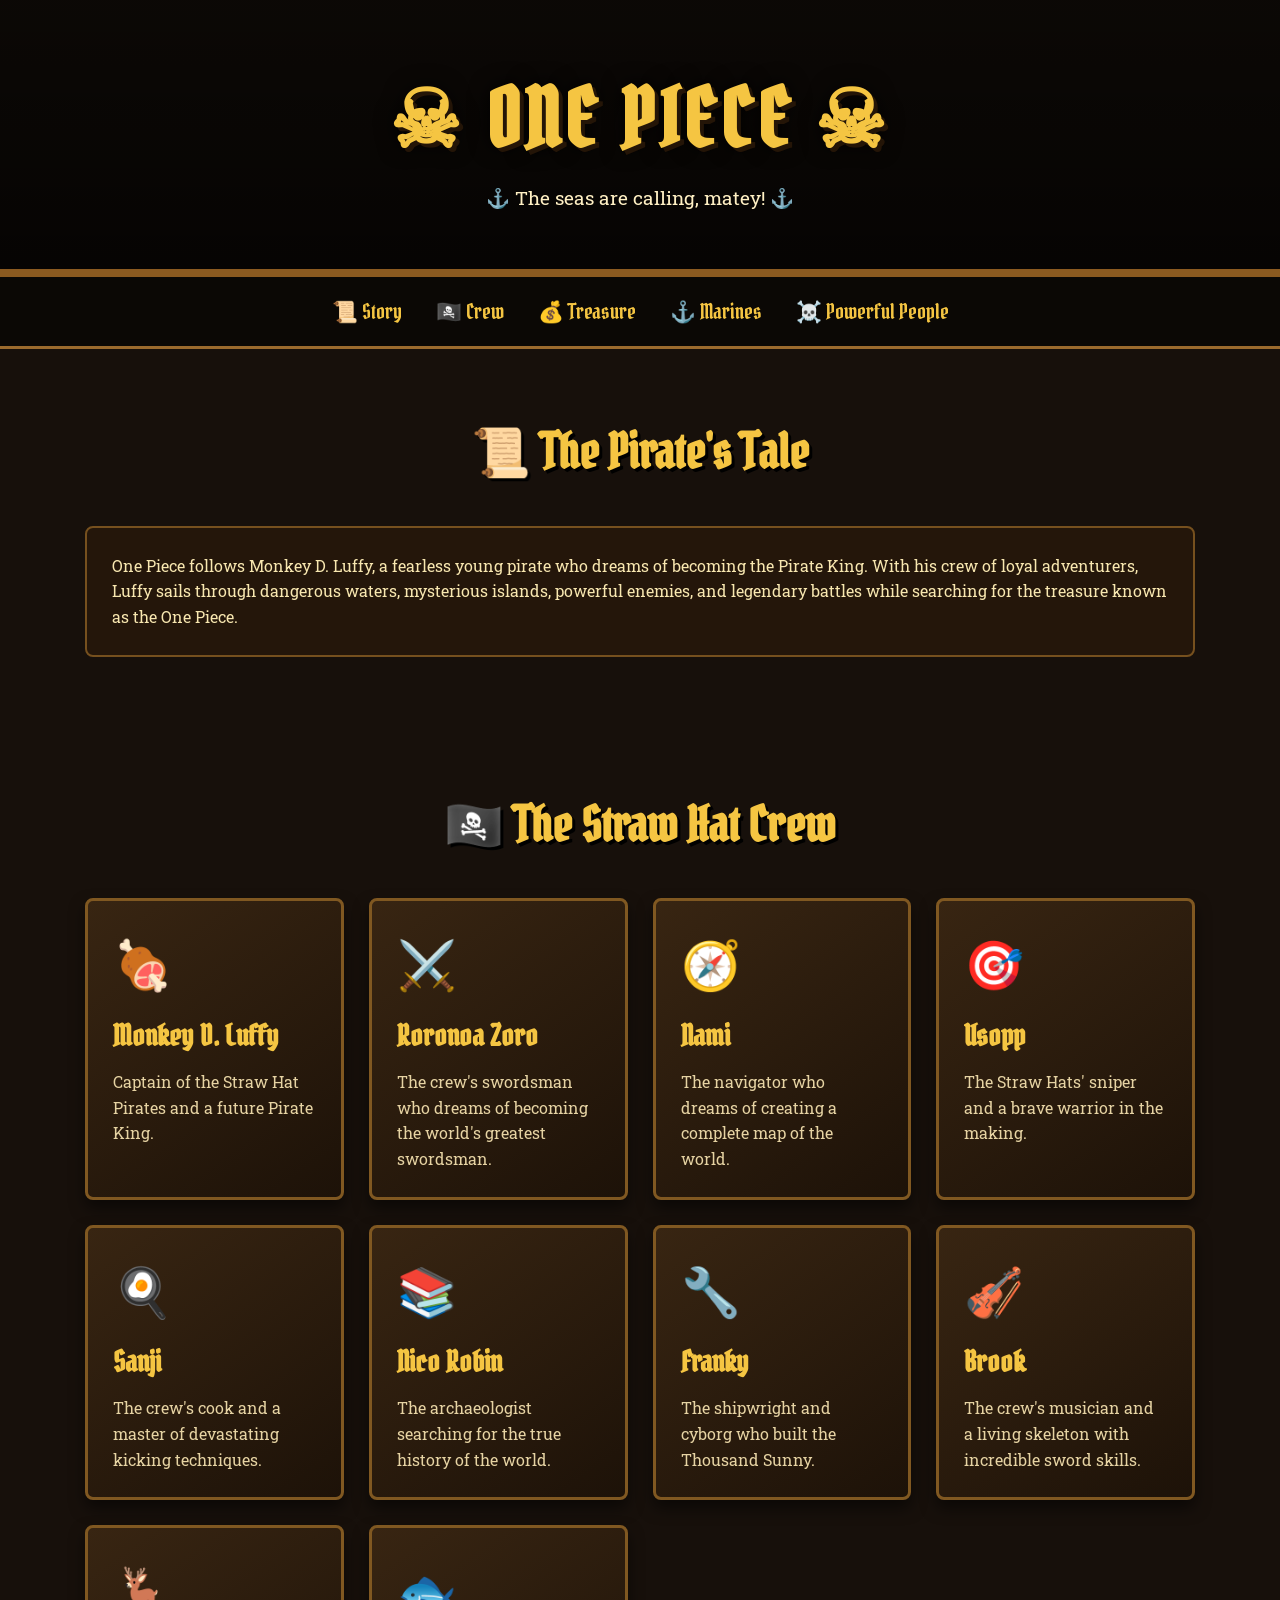
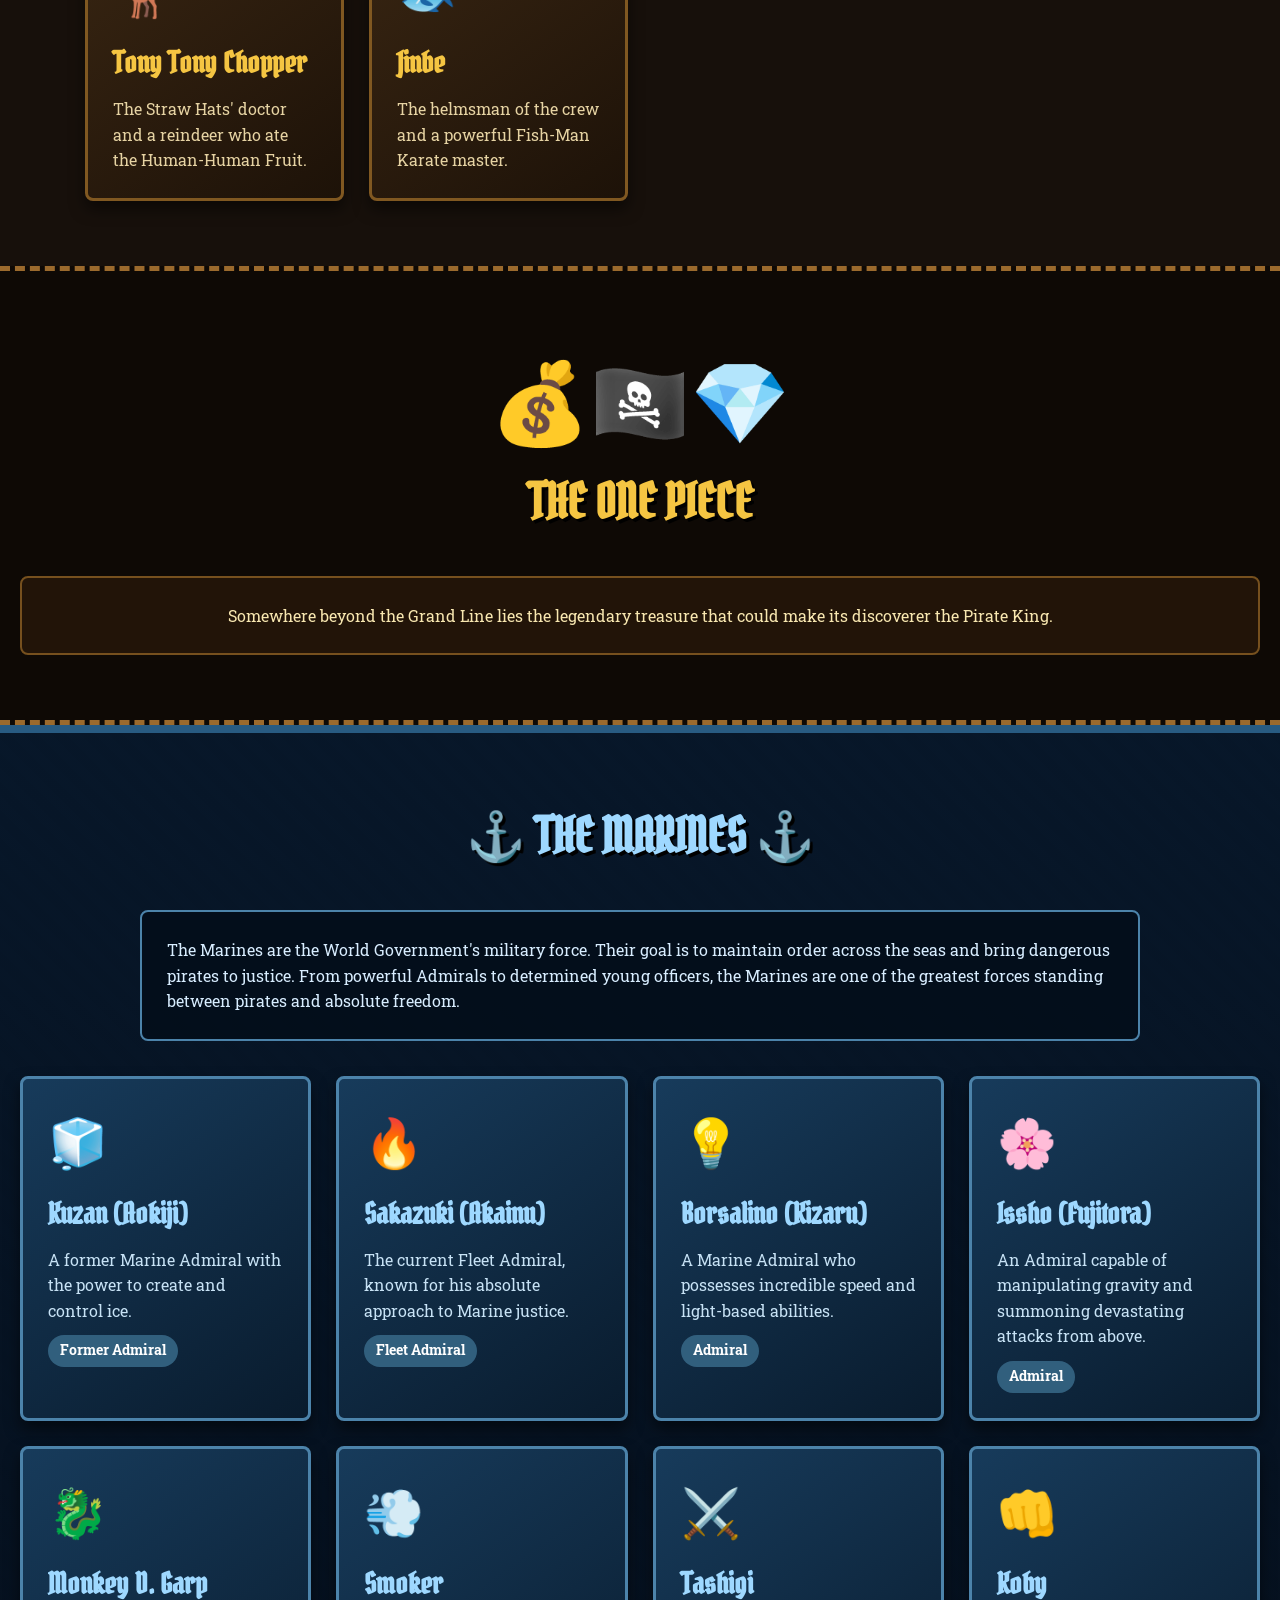
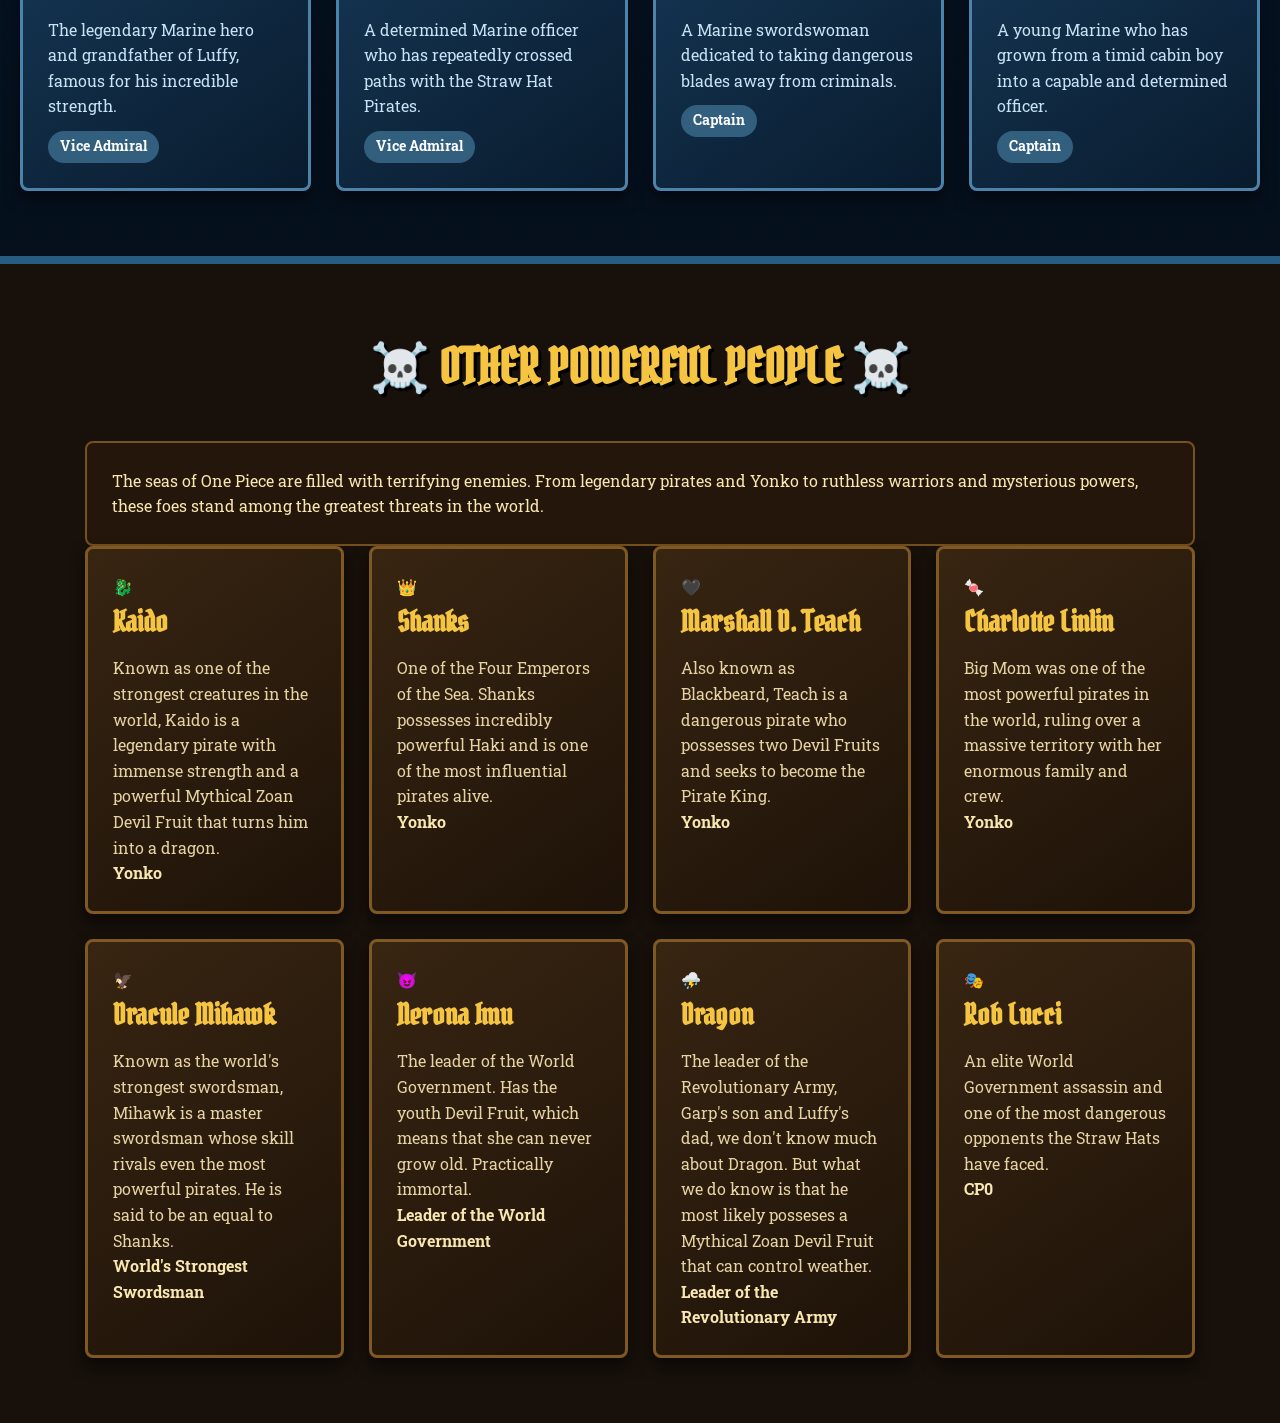
<file: Popular Anime/onepiece/onepiece.html>
<!DOCTYPE html>
<html lang="en">
<head>
  <meta charset="UTF-8">
  <meta name="viewport" content="width=device-width, initial-scale=1.0">
  <title>☠ One Piece Pirate Crew ☠</title>

  <style>
    @import url('https://fonts.googleapis.com/css2?family=Pirata+One&family=Roboto+Slab:wght@400;700&display=swap');

    * {
      box-sizing: border-box;
      margin: 0;
      padding: 0;
    }

    body {
      font-family: "Roboto Slab", serif;
      color: #f8e7b0;
      background: #17100b;
      line-height: 1.6;
    }

    header {
      text-align: center;
      padding: 55px 20px;
      background:
        linear-gradient(rgba(0,0,0,.5), rgba(0,0,0,.75)),
        url("https://images.unsplash.com/photo-1500375592092-40eb2168fd21?auto=format&fit=crop&w=1800&q=80")
        center/cover;
      border-bottom: 8px solid #8b5a20;
    }

    header h1 {
      font-family: "Pirata One", cursive;
      font-size: 5rem;
      color: #f5c542;
      text-shadow: 4px 4px 0 #241507, 0 0 20px #000;
      letter-spacing: 5px;
    }

    header p {
      font-size: 1.2rem;
      color: #fff0c4;
    }

    nav {
      background: #0b0805;
      border-bottom: 3px solid #9b6a2d;
      padding: 18px;
      text-align: center;
      position: sticky;
      top: 0;
      z-index: 10;
    }

    nav a {
      color: #f5c542;
      text-decoration: none;
      font-family: "Pirata One", cursive;
      font-size: 1.3rem;
      margin: 0 15px;
    }

    nav a:hover {
      color: white;
    }

    .hero {
      min-height: 500px;
      display: flex;
      align-items: center;
      justify-content: center;
      text-align: center;
      padding: 40px 20px;
      background:
        linear-gradient(rgba(10, 20, 30, .45), rgba(10, 5, 0, .8)),
        url("https://images.unsplash.com/photo-1544551763-46a013bb70d5?auto=format&fit=crop&w=1800&q=80")
        center/cover;
    }

    .hero-content {
      max-width: 800px;
    }

    .skull {
      font-size: 5rem;
    }

    .hero h2 {
      font-family: "Pirata One", cursive;
      font-size: 3.5rem;
      color: #f5c542;
      text-shadow: 3px 3px #000;
    }

    .hero p {
      font-size: 1.15rem;
      margin: 15px auto;
      max-width: 650px;
    }

    .button {
      display: inline-block;
      margin-top: 25px;
      padding: 14px 30px;
      background: #a52820;
      border: 3px solid #e0a83a;
      color: white;
      text-decoration: none;
      font-family: "Pirata One", cursive;
      font-size: 1.4rem;
      border-radius: 5px;
      box-shadow: 0 5px 0 #48120e;
    }

    section {
      max-width: 1150px;
      margin: auto;
      padding: 65px 20px;
    }

    section h2 {
      font-family: "Pirata One", cursive;
      text-align: center;
      font-size: 3rem;
      color: #f5c542;
      margin-bottom: 35px;
      text-shadow: 3px 3px #000;
    }

    section > p {
      background: rgba(40, 25, 10, .75);
      border: 2px solid #76501e;
      padding: 25px;
      border-radius: 8px;
    }

    .cards {
      display: grid;
      grid-template-columns: repeat(auto-fit, minmax(230px, 1fr));
      gap: 25px;
    }

    .card {
      background: linear-gradient(145deg, #382512, #1d1208);
      border: 3px solid #805821;
      border-radius: 8px;
      padding: 25px;
      box-shadow: 0 8px 15px rgba(0,0,0,.5);
      transition: transform .2s, border-color .2s;
    }

    .card:hover {
      transform: translateY(-7px) rotate(-1deg);
      border-color: #d9a52e;
    }

    .card h3 {
      font-family: "Pirata One", cursive;
      color: #f5c542;
      font-size: 1.8rem;
      margin-bottom: 10px;
    }

    .card p {
      color: #e6d3a3;
    }

    /* Crew member icons */
    .member-icon {
      font-size: 3rem;
      margin-bottom: 10px;
    }

    /* Treasure */
    .treasure {
      text-align: center;
      background: #0e0905;
      border-top: 5px dashed #9b6a2d;
      border-bottom: 5px dashed #9b6a2d;
      max-width: none;
    }

    .treasure-box {
      font-size: 5rem;
    }

    /* Marines */
    .marines-section {
      max-width: none;
      background:
        linear-gradient(rgba(7, 22, 40, .95), rgba(5, 15, 28, .98)),
        repeating-linear-gradient(
          45deg,
          #102d48,
          #102d48 10px,
          #0b2238 10px,
          #0b2238 20px
        );
      border-top: 8px solid #285b82;
      border-bottom: 8px solid #285b82;
    }

    .marines-section h2 {
      color: #9ed8ff;
    }

    .marines-intro {
      max-width: 1000px;
      margin: 0 auto 35px;
      background: rgba(3, 14, 25, .85);
      border: 2px solid #4c83aa;
      color: #d8edff;
    }

    .marine-card {
      background: linear-gradient(145deg, #173b5b, #091b2d);
      border: 3px solid #4c83aa;
    }

    .marine-card h3 {
      color: #9ed8ff;
    }

    .marine-card p {
      color: #c7e2f5;
    }

    .marine-symbol {
      font-size: 3rem;
      margin-bottom: 10px;
    }

    .marine-rank {
      display: inline-block;
      margin-top: 12px;
      padding: 5px 12px;
      background: #315f7d;
      border-radius: 20px;
      color: white;
      font-size: .85rem;
      font-weight: bold;
    }

    footer {
      text-align: center;
      padding: 35px 20px;
      background: #080604;
      border-top: 4px solid #805821;
      color: #bda878;
    }

    footer .jolly {
      font-size: 3rem;
    }

    @media (max-width: 650px) {
      header h1 {
        font-size: 3.2rem;
      }

      .hero h2 {
        font-size: 2.5rem;
      }

      nav a {
        margin: 0 6px;
        font-size: 1rem;
      }
    }
  </style>
</head>

<body>

  <header>
    <h1>☠ ONE PIECE ☠</h1>
    <p>⚓ The seas are calling, matey! ⚓</p>
  </header>

  <nav>
    <a href="#story">📜 Story</a>
    <a href="#crew">🏴‍☠️ Crew</a>
    <a href="#treasure">💰 Treasure</a>
    <a href="#marines">⚓ Marines</a>
    <a href="#foes">☠️ Powerful People</a>
  </nav>

  

  <!-- STORY -->
  <section id="story">
    <h2>📜 The Pirate's Tale</h2>

    <p>
      One Piece follows Monkey D. Luffy, a fearless young pirate who dreams
      of becoming the Pirate King. With his crew of loyal adventurers,
      Luffy sails through dangerous waters, mysterious islands, powerful
      enemies, and legendary battles while searching for the treasure
      known as the One Piece.
    </p>
  </section>

  <!-- STRAW HATS -->
  <section id="crew">
    <h2>🏴‍☠️ The Straw Hat Crew</h2>

    <div class="cards">

      <div class="card">
        <div class="member-icon">🍖</div>
        <h3>Monkey D. Luffy</h3>
        <p>
          Captain of the Straw Hat Pirates and a future Pirate King.
        </p>
      </div>

      <div class="card">
        <div class="member-icon">⚔️</div>
        <h3>Roronoa Zoro</h3>
        <p>
          The crew's swordsman who dreams of becoming the world's greatest
          swordsman.
        </p>
      </div>

      <div class="card">
        <div class="member-icon">🧭</div>
        <h3>Nami</h3>
        <p>
          The navigator who dreams of creating a complete map of the world.
        </p>
      </div>

      <div class="card">
        <div class="member-icon">🎯</div>
        <h3>Usopp</h3>
        <p>
          The Straw Hats' sniper and a brave warrior in the making.
        </p>
      </div>

      <div class="card">
        <div class="member-icon">🍳</div>
        <h3>Sanji</h3>
        <p>
          The crew's cook and a master of devastating kicking techniques.
        </p>
      </div>

      <div class="card">
        <div class="member-icon">📚</div>
        <h3>Nico Robin</h3>
        <p>
          The archaeologist searching for the true history of the world.
        </p>
      </div>

      <div class="card">
        <div class="member-icon">🔧</div>
        <h3>Franky</h3>
        <p>
          The shipwright and cyborg who built the Thousand Sunny.
        </p>
      </div>

      <div class="card">
        <div class="member-icon">🎻</div>
        <h3>Brook</h3>
        <p>
          The crew's musician and a living skeleton with incredible sword
          skills.
        </p>
      </div>

      <div class="card">
        <div class="member-icon">🦌</div>
        <h3>Tony Tony Chopper</h3>
        <p>
          The Straw Hats' doctor and a reindeer who ate the Human-Human Fruit.
        </p>
      </div>

      <div class="card">
        <div class="member-icon">🐟</div>
        <h3>Jinbe</h3>
        <p>
          The helmsman of the crew and a powerful Fish-Man Karate master.
        </p>
      </div>

    </div>
  </section>

  <!-- TREASURE -->
  <section id="treasure" class="treasure">
    <div class="treasure-box">💰🏴‍☠️💎</div>

    <h2>THE ONE PIECE</h2>

    <p>
      Somewhere beyond the Grand Line lies the legendary treasure that
      could make its discoverer the Pirate King.
    </p>
  </section>

  <!-- MARINES -->
  <section id="marines" class="marines-section">

    <h2>⚓ THE MARINES ⚓</h2>

    <p class="marines-intro">
      The Marines are the World Government's military force. Their goal is
      to maintain order across the seas and bring dangerous pirates to justice.
      From powerful Admirals to determined young officers, the Marines are
      one of the greatest forces standing between pirates and absolute freedom.
    </p>

    <div class="cards">

      <div class="card marine-card">
        <div class="marine-symbol">🧊</div>
        <h3>Kuzan (Aokiji)</h3>
        <p>
          A former Marine Admiral with the power to create and control ice.
        </p>
        <span class="marine-rank">Former Admiral</span>
      </div>

      <div class="card marine-card">
        <div class="marine-symbol">🔥</div>
        <h3>Sakazuki (Akainu)</h3>
        <p>
          The current Fleet Admiral, known for his absolute approach to
          Marine justice.
        </p>
        <span class="marine-rank">Fleet Admiral</span>
      </div>

      <div class="card marine-card">
        <div class="marine-symbol">💡</div>
        <h3>Borsalino (Kizaru)</h3>
        <p>
          A Marine Admiral who possesses incredible speed and light-based
          abilities.
        </p>
        <span class="marine-rank">Admiral</span>
      </div>

      <div class="card marine-card">
        <div class="marine-symbol">🌸</div>
        <h3>Issho (Fujitora)</h3>
        <p>
          An Admiral capable of manipulating gravity and summoning devastating
          attacks from above.
        </p>
        <span class="marine-rank">Admiral</span>
      </div>

      <div class="card marine-card">
        <div class="marine-symbol">🐉</div>
        <h3>Monkey D. Garp</h3>
        <p>
          The legendary Marine hero and grandfather of Luffy, famous for his
          incredible strength.
        </p>
        <span class="marine-rank">Vice Admiral</span>
      </div>

      <div class="card marine-card">
        <div class="marine-symbol">💨</div>
        <h3>Smoker</h3>
        <p>
          A determined Marine officer who has repeatedly crossed paths with
          the Straw Hat Pirates.
        </p>
        <span class="marine-rank">Vice Admiral</span>
      </div>

      <div class="card marine-card">
        <div class="marine-symbol">⚔️</div>
        <h3>Tashigi</h3>
        <p>
          A Marine swordswoman dedicated to taking dangerous blades away from
          criminals.
        </p>
        <span class="marine-rank">Captain</span>
      </div>

      <div class="card marine-card">
        <div class="marine-symbol">👊</div>
        <h3>Koby</h3>
        <p>
          A young Marine who has grown from a timid cabin boy into a capable
          and determined officer.
        </p>
        <span class="marine-rank">Captain</span>
      </div>

    </div>
  </section>
  <!-- POWERFUL FOES -->
<section id="foes" class="foes-section">

  <h2>☠️ OTHER POWERFUL PEOPLE ☠️</h2>

  <p class="foes-intro">
    The seas of One Piece are filled with terrifying enemies.
    From legendary pirates and Yonko to ruthless warriors and mysterious
    powers, these foes stand among the greatest threats in the world.
  </p>

  <div class="cards">

    <div class="card foe-card">
      <div class="foe-icon">🐉</div>
      <h3>Kaido</h3>
      <p>
        Known as one of the strongest creatures in the world, Kaido is a
        legendary pirate with immense strength and a powerful Mythical
        Zoan Devil Fruit that turns him into a dragon.
      </p>
      <span class="foe-title"><b> Yonko</b></span>
    </div>

    <div class="card foe-card">
      <div class="foe-icon">👑</div>
      <h3>Shanks</h3>
      <p>
        One of the Four Emperors of the Sea. Shanks possesses incredibly
        powerful Haki and is one of the most influential pirates alive.
      </p>
      <span class="foe-title"><b>Yonko</b></span>
    </div>

    <div class="card foe-card">
      <div class="foe-icon">🖤</div>
      <h3>Marshall D. Teach</h3>
      <p>
        Also known as Blackbeard, Teach is a dangerous pirate who possesses
        two Devil Fruits and seeks to become the Pirate King.
      </p>
      <span class=foe-title><b>Yonko</b></span>
    </div>

    <div class="card foe-card">
      <div class="foe-icon">🍬</div>
      <h3>Charlotte Linlin</h3>
      <p>
        Big Mom was one of the most powerful pirates in the world, ruling
        over a massive territory with her enormous family and crew.
      </p>
      <span class="foe-title"><b> Yonko </b></span>
    </div>

    <div class="card foe-card">
      <div class="foe-icon">🦅</div>
      <h3>Dracule Mihawk</h3>
      <p>
        Known as the world's strongest swordsman, Mihawk is a master swordsman
        whose skill rivals even the most powerful pirates. He is said to be an equal to Shanks.
      </p>
      <span class="foe-title"><b>World's Strongest Swordsman</b></span>
    </div>

    <div class="card foe-card">
      <div class="foe-icon">😈</div>
      <h3>Nerona Imu</h3>
      <p>
        The leader of the World Government. Has the youth Devil Fruit, which 
        means that she can never grow old. Practically immortal.
      </p>
      <span class="foe-title"><b>Leader of the World Government</b></span>
    </div>

    <div class="card foe-card">
      <div class="foe-icon">⛈️</div>
      <h3>Dragon</h3>
      <p>
        The leader of the Revolutionary Army, Garp's son and Luffy's dad, we don't know much about Dragon. But what we do know is that he most likely posseses a Mythical Zoan Devil Fruit that can control weather. 
      </p>
      <span class="foe-title"><b>Leader of the Revolutionary Army</b></span>
    </div>

    <div class="card foe-card">
      <div class="foe-icon">🎭</div>
      <h3>Rob Lucci</h3>
      <p>
        An elite World Government assassin and one of the most dangerous
        opponents the Straw Hats have faced.
      </p>
      <span class="foe-title"><b>CP0</b></span>
    </div>

  </div>

</section>

</body>
</html>
</file>
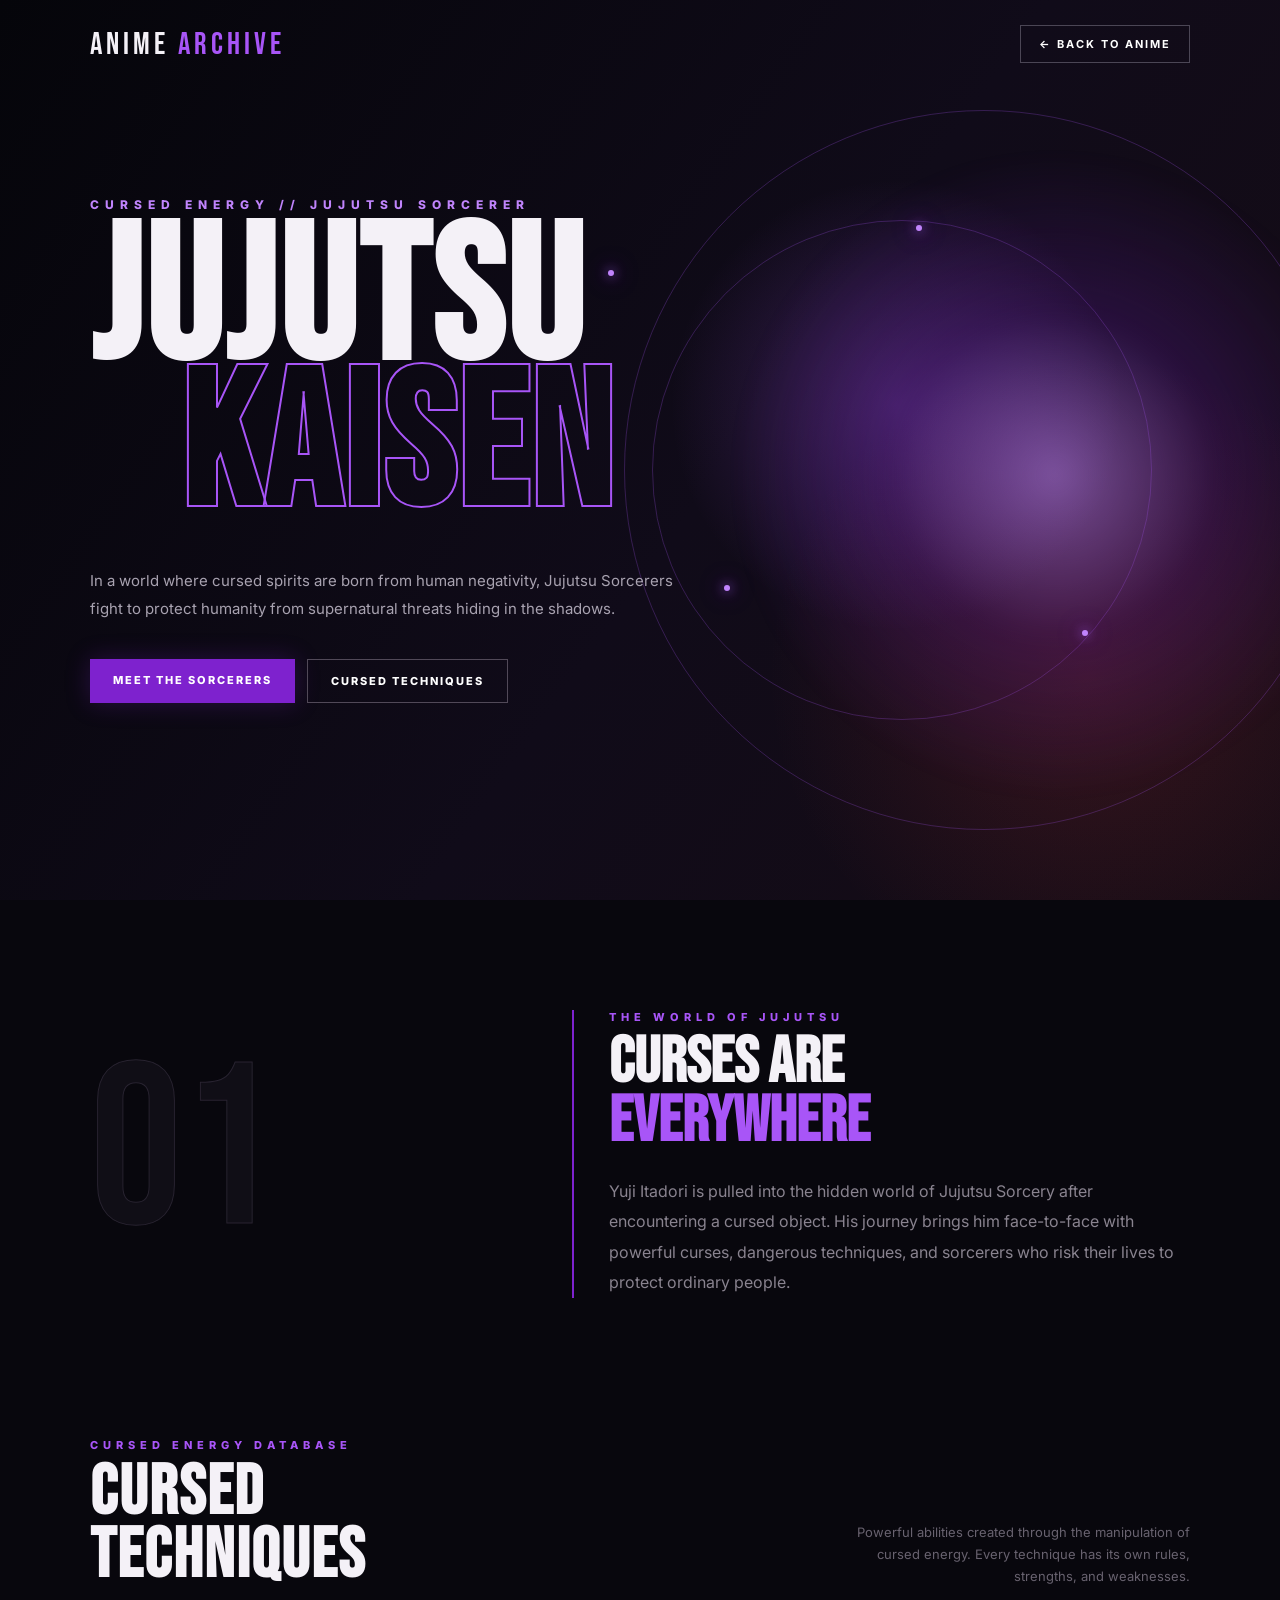
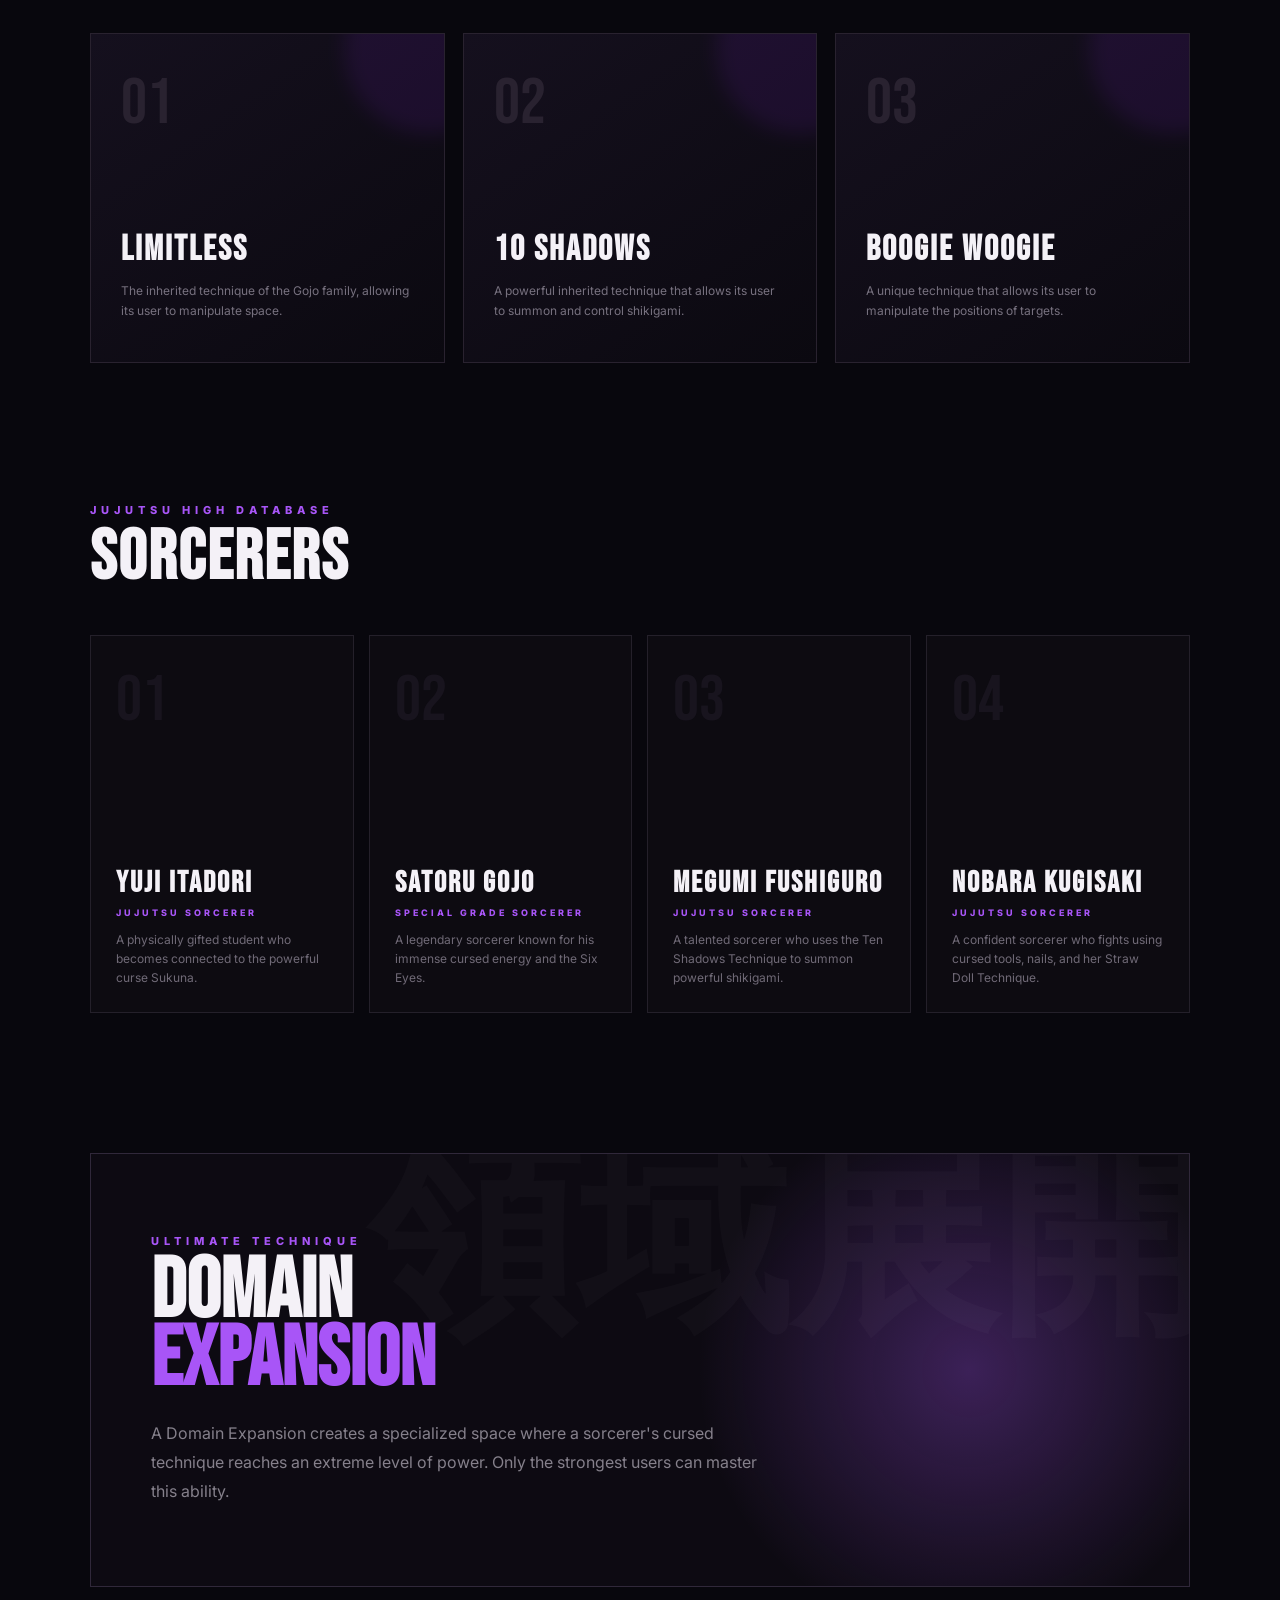
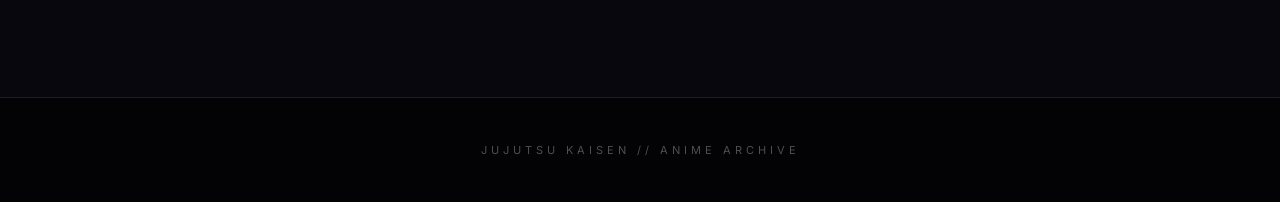
<file: Shonen Anime/JJK/jujutsukaisen.html>
<!DOCTYPE html>
<html lang="en">
<head>
<meta charset="UTF-8">
<meta name="viewport" content="width=device-width, initial-scale=1.0">

<title>Jujutsu Kaisen | Anime Archive</title>

<style>
@import url('https://fonts.googleapis.com/css2?family=Bebas+Neue&family=Inter:wght@400;500;600;700;800&display=swap');

* {
    margin: 0;
    padding: 0;
    box-sizing: border-box;
}

html {
    scroll-behavior: smooth;
}

body {
    background: #08070d;
    color: #f4f1f7;
    font-family: 'Inter', sans-serif;
    overflow-x: hidden;
}

/* =========================
   NAVBAR
========================= */

.navbar {
    position: absolute;
    top: 0;
    left: 0;
    width: 100%;

    padding: 25px 7%;

    display: flex;
    justify-content: space-between;
    align-items: center;

    z-index: 20;
}

.logo {
    font-family: 'Bebas Neue', sans-serif;
    font-size: 31px;
    letter-spacing: 4px;
}

.logo span {
    color: #a855f7;
}

.back-button {
    color: white;
    text-decoration: none;

    border: 1px solid #4b4655;
    padding: 11px 18px;

    font-size: 11px;
    font-weight: 700;
    letter-spacing: 2px;

    transition: .3s;
}

.back-button:hover {
    background: #a855f7;
    border-color: #a855f7;
}

/* =========================
   HERO
========================= */

.hero {
    min-height: 900px;

    position: relative;
    overflow: hidden;

    display: flex;
    align-items: center;

    background:
        radial-gradient(
            circle at 70% 45%,
            rgba(168, 85, 247, .28),
            transparent 22%
        ),
        radial-gradient(
            circle at 85% 75%,
            rgba(239, 68, 68, .16),
            transparent 25%
        ),
        linear-gradient(
            125deg,
            #05050a,
            #100b19 55%,
            #160c15
        );
}

/* Cursed energy circle */

.cursed-energy {
    position: absolute;

    width: 650px;
    height: 650px;

    right: -100px;
    top: 150px;

    border-radius: 50%;

    background:
        radial-gradient(
            circle,
            rgba(192, 132, 252, .55),
            rgba(126, 34, 206, .2) 35%,
            transparent 70%
        );

    filter: blur(8px);

    animation: energyPulse 4s infinite alternate;
}

@keyframes energyPulse {
    from {
        transform: scale(.9);
        opacity: .65;
    }

    to {
        transform: scale(1.08);
        opacity: 1;
    }
}

/* Purple rings */

.ring {
    position: absolute;

    border: 1px solid rgba(168,85,247,.25);

    border-radius: 50%;

    animation: rotateRing 15s linear infinite;
}

.ring-one {
    width: 500px;
    height: 500px;

    right: 10%;
    top: 220px;
}

.ring-two {
    width: 720px;
    height: 720px;

    right: -5%;
    top: 110px;

    animation-direction: reverse;
}

@keyframes rotateRing {
    from {
        transform: rotate(0deg);
    }

    to {
        transform: rotate(360deg);
    }
}

/* Floating cursed energy */

.particle {
    position: absolute;

    width: 6px;
    height: 6px;

    background: #c084fc;

    box-shadow:
        0 0 12px #a855f7,
        0 0 25px #7e22ce;

    border-radius: 50%;

    animation: floatParticle 5s infinite ease-in-out;
}

.p1 {
    right: 28%;
    top: 25%;
}

.p2 {
    right: 43%;
    top: 65%;
    animation-delay: 1s;
}

.p3 {
    right: 15%;
    top: 70%;
    animation-delay: 2s;
}

.p4 {
    right: 52%;
    top: 30%;
    animation-delay: 3s;
}

@keyframes floatParticle {
    0%, 100% {
        transform: translateY(0);
        opacity: .3;
    }

    50% {
        transform: translateY(-35px);
        opacity: 1;
    }
}

/* =========================
   HERO CONTENT
========================= */

.hero-content {
    width: min(1200px, 86%);
    margin: auto;

    position: relative;
    z-index: 5;
}

.hero-label {
    color: #c084fc;

    font-size: 12px;
    font-weight: 800;

    letter-spacing: 6px;
}

.hero h1 {
    margin-top: 18px;

    font-family: 'Bebas Neue', sans-serif;

    font-size: clamp(90px, 15vw, 210px);

    line-height: .76;

    letter-spacing: 3px;
}

.hero h1 span {
    display: block;

    color: transparent;

    -webkit-text-stroke: 2px #a855f7;

    margin-left: 90px;
}

.hero-description {
    max-width: 600px;

    margin-top: 45px;

    color: #a8a2b0;

    line-height: 1.9;

    font-size: 15px;
}

.hero-buttons {
    display: flex;
    gap: 12px;

    margin-top: 35px;
}

.hero-buttons a {
    padding: 14px 23px;

    text-decoration: none;

    font-size: 11px;
    font-weight: 800;

    letter-spacing: 2px;

    transition: .3s;
}

.primary {
    background: #7e22ce;
    color: white;

    box-shadow:
        0 0 25px rgba(126,34,206,.25);
}

.primary:hover {
    background: #9333ea;
    transform: translateY(-3px);
}

.secondary {
    color: white;

    border: 1px solid #514958;
}

.secondary:hover {
    border-color: #a855f7;
    color: #c084fc;
}

/* =========================
   MAIN
========================= */

main {
    width: min(1200px, 86%);
    margin: auto;

    padding: 110px 0;
}

.section-label {
    color: #a855f7;

    font-size: 11px;
    font-weight: 800;

    letter-spacing: 5px;

    margin-bottom: 10px;
}

.section-title {
    font-family: 'Bebas Neue', sans-serif;

    font-size: 70px;

    line-height: .9;

    letter-spacing: 2px;
}

/* =========================
   STORY
========================= */

.story {
    display: grid;

    grid-template-columns: .8fr 1.2fr;

    gap: 70px;

    align-items: center;
}

.story-number {
    font-family: 'Bebas Neue', sans-serif;

    font-size: 230px;

    color: #100e16;

    -webkit-text-stroke: 1px #282330;
}

.story-content {
    border-left: 2px solid #7e22ce;

    padding-left: 35px;
}

.story-content h2 {
    font-family: 'Bebas Neue', sans-serif;

    font-size: 65px;

    line-height: .9;
}

.story-content h2 span {
    color: #a855f7;
}

.story-content p {
    margin-top: 25px;

    color: #89838f;

    line-height: 1.9;
}

/* =========================
   CURSED TECHNIQUES
========================= */

.techniques {
    margin-top: 140px;
}

.technique-header {
    display: flex;

    justify-content: space-between;
    align-items: end;

    margin-bottom: 45px;
}

.technique-header p {
    max-width: 350px;

    color: #68626f;

    font-size: 13px;

    line-height: 1.7;

    text-align: right;
}

.technique-grid {
    display: grid;

    grid-template-columns: repeat(3, 1fr);

    gap: 18px;
}

.technique {
    min-height: 330px;

    position: relative;

    padding: 30px;

    overflow: hidden;

    background:
        linear-gradient(
            145deg,
            #15101e,
            #0b0910
        );

    border: 1px solid #29222f;

    transition: .35s;
}

.technique::before {
    content: "";

    position: absolute;

    width: 170px;
    height: 170px;

    border-radius: 50%;

    right: -70px;
    top: -70px;

    background: #7e22ce;

    opacity: .12;

    filter: blur(10px);
}

.technique:hover {
    transform: translateY(-8px);

    border-color: #a855f7;

    box-shadow:
        0 20px 50px rgba(0,0,0,.5),
        0 0 30px rgba(168,85,247,.1);
}

.technique-number {
    font-family: 'Bebas Neue', sans-serif;

    font-size: 65px;

    color: #292230;
}

.technique h3 {
    margin-top: 85px;

    font-family: 'Bebas Neue', sans-serif;

    font-size: 35px;

    letter-spacing: 2px;
}

.technique p {
    margin-top: 10px;

    color: #77717f;

    font-size: 12px;

    line-height: 1.7;
}

/* =========================
   CHARACTERS
========================= */

.characters {
    margin-top: 140px;
}

.character-grid {
    display: grid;

    grid-template-columns: repeat(4, 1fr);

    gap: 15px;

    margin-top: 45px;
}

.character {
    min-height: 360px;

    position: relative;

    padding: 25px;

    background: #0d0b11;

    border: 1px solid #24202a;

    overflow: hidden;

    transition: .35s;
}

.character:hover {
    transform: translateY(-8px);

    border-color: #a855f7;
}

.character::after {
    content: "";

    position: absolute;

    bottom: 0;
    left: -100%;

    width: 100%;
    height: 3px;

    background: #a855f7;

    transition: .4s;
}

.character:hover::after {
    left: 0;
}

.character-number {
    font-family: 'Bebas Neue', sans-serif;

    font-size: 65px;

    color: #18141e;
}

.character h3 {
    margin-top: 125px;

    font-family: 'Bebas Neue', sans-serif;

    font-size: 30px;

    letter-spacing: 2px;
}

.character .role {
    margin-top: 6px;

    color: #a855f7;

    font-size: 9px;
    font-weight: 800;

    letter-spacing: 3px;
}

.character p {
    margin-top: 12px;

    color: #706a77;

    font-size: 12px;

    line-height: 1.6;
}

/* =========================
   DOMAIN EXPANSION
========================= */

.domain {
    margin-top: 140px;

    padding: 80px 60px;

    position: relative;

    overflow: hidden;

    background:
        radial-gradient(
            circle at 80% 50%,
            rgba(168,85,247,.3),
            transparent 30%
        ),
        #0d0a12;

    border: 1px solid #30283a;
}

.domain::before {
    content: "領域展開";

    position: absolute;

    right: -20px;
    top: -55px;

    font-size: 210px;

    font-weight: 900;

    color: rgba(255,255,255,.025);
}

.domain h2 {
    position: relative;

    font-family: 'Bebas Neue', sans-serif;

    font-size: 85px;

    line-height: .8;
}

.domain h2 span {
    color: #a855f7;
}

.domain p {
    position: relative;

    max-width: 620px;

    margin-top: 25px;

    color: #85808b;

    line-height: 1.8;
}

/* =========================
   FOOTER
========================= */

footer {
    padding: 45px;

    text-align: center;

    background: #030305;

    border-top: 1px solid #201c25;

    color: #514c57;

    font-size: 11px;

    letter-spacing: 4px;
}

/* =========================
   RESPONSIVE
========================= */

@media (max-width: 900px) {

    .story {
        grid-template-columns: 1fr;
    }

    .story-number {
        display: none;
    }

    .technique-grid {
        grid-template-columns: 1fr;
    }

    .character-grid {
        grid-template-columns: repeat(2, 1fr);
    }

    .hero h1 span {
        margin-left: 20px;
    }

    .ring {
        opacity: .4;
    }
}

@media (max-width: 600px) {

    .navbar {
        padding: 20px;
    }

    .hero {
        min-height: 750px;
    }

    .hero h1 {
        font-size: 90px;
    }

    .hero h1 span {
        margin-left: 0;
    }

    .character-grid {
        grid-template-columns: 1fr;
    }

    .technique-header {
        display: block;
    }

    .technique-header p {
        margin-top: 20px;
        text-align: left;
    }

    .domain {
        padding: 50px 30px;
    }

    .domain h2 {
        font-size: 60px;
    }
}
</style>
</head>

<body>

<!-- =========================
     NAVBAR
========================= -->

<nav class="navbar">

    <div class="logo">
        ANIME <span>ARCHIVE</span>
    </div>

    <a
        href="../../index.html"
        class="back-button">
        ← BACK TO ANIME
    </a>

</nav>


<!-- =========================
     HERO
========================= -->

<section class="hero">

    <div class="cursed-energy"></div>

    <div class="ring ring-one"></div>
    <div class="ring ring-two"></div>

    <div class="particle p1"></div>
    <div class="particle p2"></div>
    <div class="particle p3"></div>
    <div class="particle p4"></div>


    <div class="hero-content">

        <div class="hero-label">
            CURSED ENERGY // JUJUTSU SORCERER
        </div>

        <h1>
            JUJUTSU
            <span>KAISEN</span>
        </h1>

        <p class="hero-description">
            In a world where cursed spirits are born from human
            negativity, Jujutsu Sorcerers fight to protect humanity
            from supernatural threats hiding in the shadows.
        </p>


        <div class="hero-buttons">

            <a
                href="#characters"
                class="primary">
                MEET THE SORCERERS
            </a>

            <a
                href="#techniques"
                class="secondary">
                CURSED TECHNIQUES
            </a>

        </div>

    </div>

</section>


<!-- =========================
     MAIN
========================= -->

<main>


    <!-- STORY -->

    <section class="story">

        <div class="story-number">
            01
        </div>


        <div class="story-content">

            <div class="section-label">
                THE WORLD OF JUJUTSU
            </div>

            <h2>
                CURSES ARE<br>
                <span>EVERYWHERE</span>
            </h2>

            <p>
                Yuji Itadori is pulled into the hidden world of
                Jujutsu Sorcery after encountering a cursed object.
                His journey brings him face-to-face with powerful
                curses, dangerous techniques, and sorcerers who
                risk their lives to protect ordinary people.
            </p>

        </div>

    </section>


    <!-- CURSED TECHNIQUES -->

    <section
        class="techniques"
        id="techniques">

        <div class="technique-header">

            <div>

                <div class="section-label">
                    CURSED ENERGY DATABASE
                </div>

                <h2 class="section-title">
                    CURSED<br>
                    TECHNIQUES
                </h2>

            </div>

            <p>
                Powerful abilities created through the manipulation
                of cursed energy. Every technique has its own rules,
                strengths, and weaknesses.
            </p>

        </div>


        <div class="technique-grid">


            <div class="technique">

                <div class="technique-number">
                    01
                </div>

                <h3>LIMITLESS</h3>

                <p>
                    The inherited technique of the Gojo family,
                    allowing its user to manipulate space.
                </p>

            </div>


            <div class="technique">

                <div class="technique-number">
                    02
                </div>

                <h3>10 SHADOWS</h3>

                <p>
                    A powerful inherited technique that allows
                    its user to summon and control shikigami.
                </p>

            </div>


            <div class="technique">

                <div class="technique-number">
                    03
                </div>

                <h3>BOOGIE WOOGIE</h3>

                <p>
                    A unique technique that allows its user
                    to manipulate the positions of targets.
                </p>

            </div>

        </div>

    </section>


    <!-- CHARACTERS -->

    <section
        class="characters"
        id="characters">

        <div class="section-label">
            JUJUTSU HIGH DATABASE
        </div>

        <h2 class="section-title">
            SORCERERS
        </h2>


        <div class="character-grid">


            <div class="character">

                <div class="character-number">
                    01
                </div>

                <h3>YUJI ITADORI</h3>

                <div class="role">
                    JUJUTSU SORCERER
                </div>

                <p>
                    A physically gifted student who becomes
                    connected to the powerful curse Sukuna.
                </p>

            </div>


            <div class="character">

                <div class="character-number">
                    02
                </div>

                <h3>SATORU GOJO</h3>

                <div class="role">
                    SPECIAL GRADE SORCERER
                </div>

                <p>
                    A legendary sorcerer known for his immense
                    cursed energy and the Six Eyes.
                </p>

            </div>


            <div class="character">

                <div class="character-number">
                    03
                </div>

                <h3>MEGUMI FUSHIGURO</h3>

                <div class="role">
                    JUJUTSU SORCERER
                </div>

                <p>
                    A talented sorcerer who uses the Ten Shadows
                    Technique to summon powerful shikigami.
                </p>

            </div>


            <div class="character">

                <div class="character-number">
                    04
                </div>

                <h3>NOBARA KUGISAKI</h3>

                <div class="role">
                    JUJUTSU SORCERER
                </div>

                <p>
                    A confident sorcerer who fights using
                    cursed tools, nails, and her Straw Doll Technique.
                </p>

            </div>


        </div>

    </section>


    <!-- DOMAIN -->

    <section class="domain">

        <div class="section-label">
            ULTIMATE TECHNIQUE
        </div>

        <h2>
            DOMAIN<br>
            <span>EXPANSION</span>
        </h2>

        <p>
            A Domain Expansion creates a specialized space where
            a sorcerer's cursed technique reaches an extreme level
            of power. Only the strongest users can master this ability.
        </p>

    </section>

</main>


<footer>

    JUJUTSU KAISEN // ANIME ARCHIVE

</footer>

</body>
</html>
</file>
